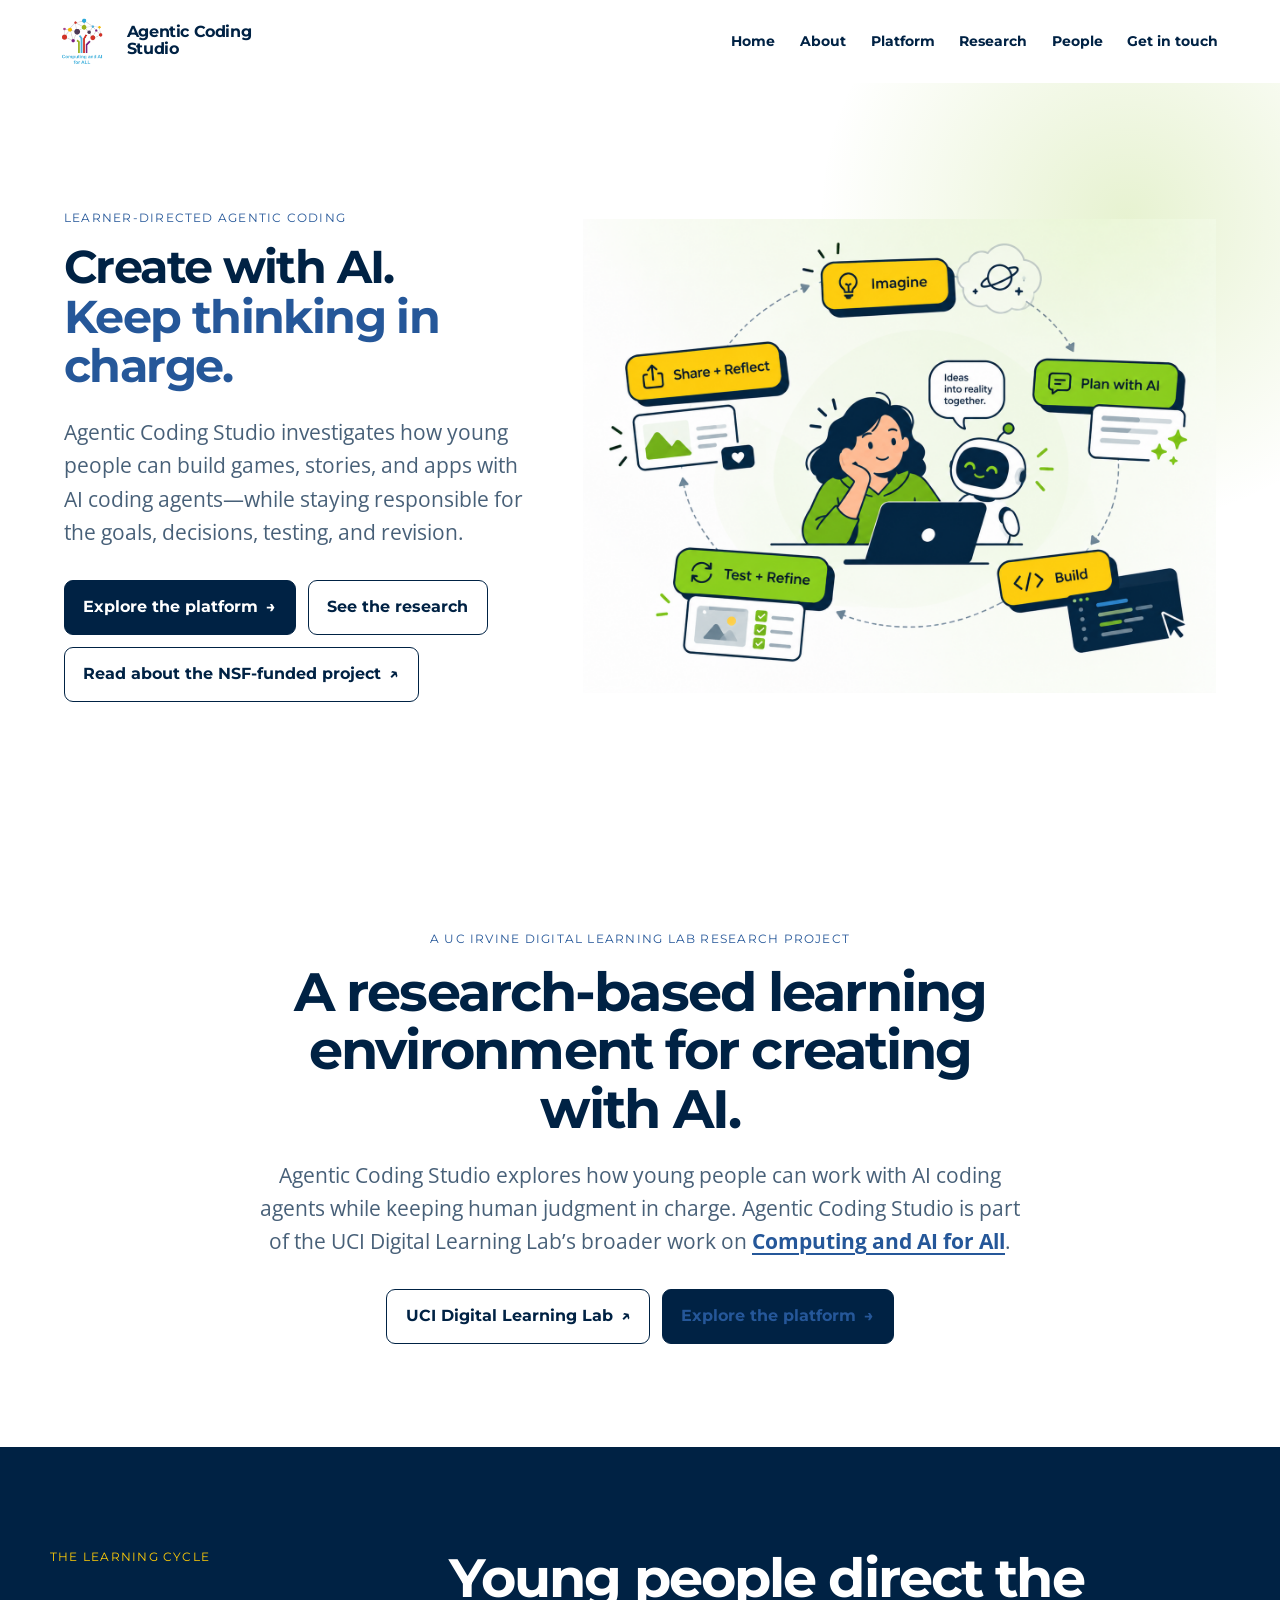
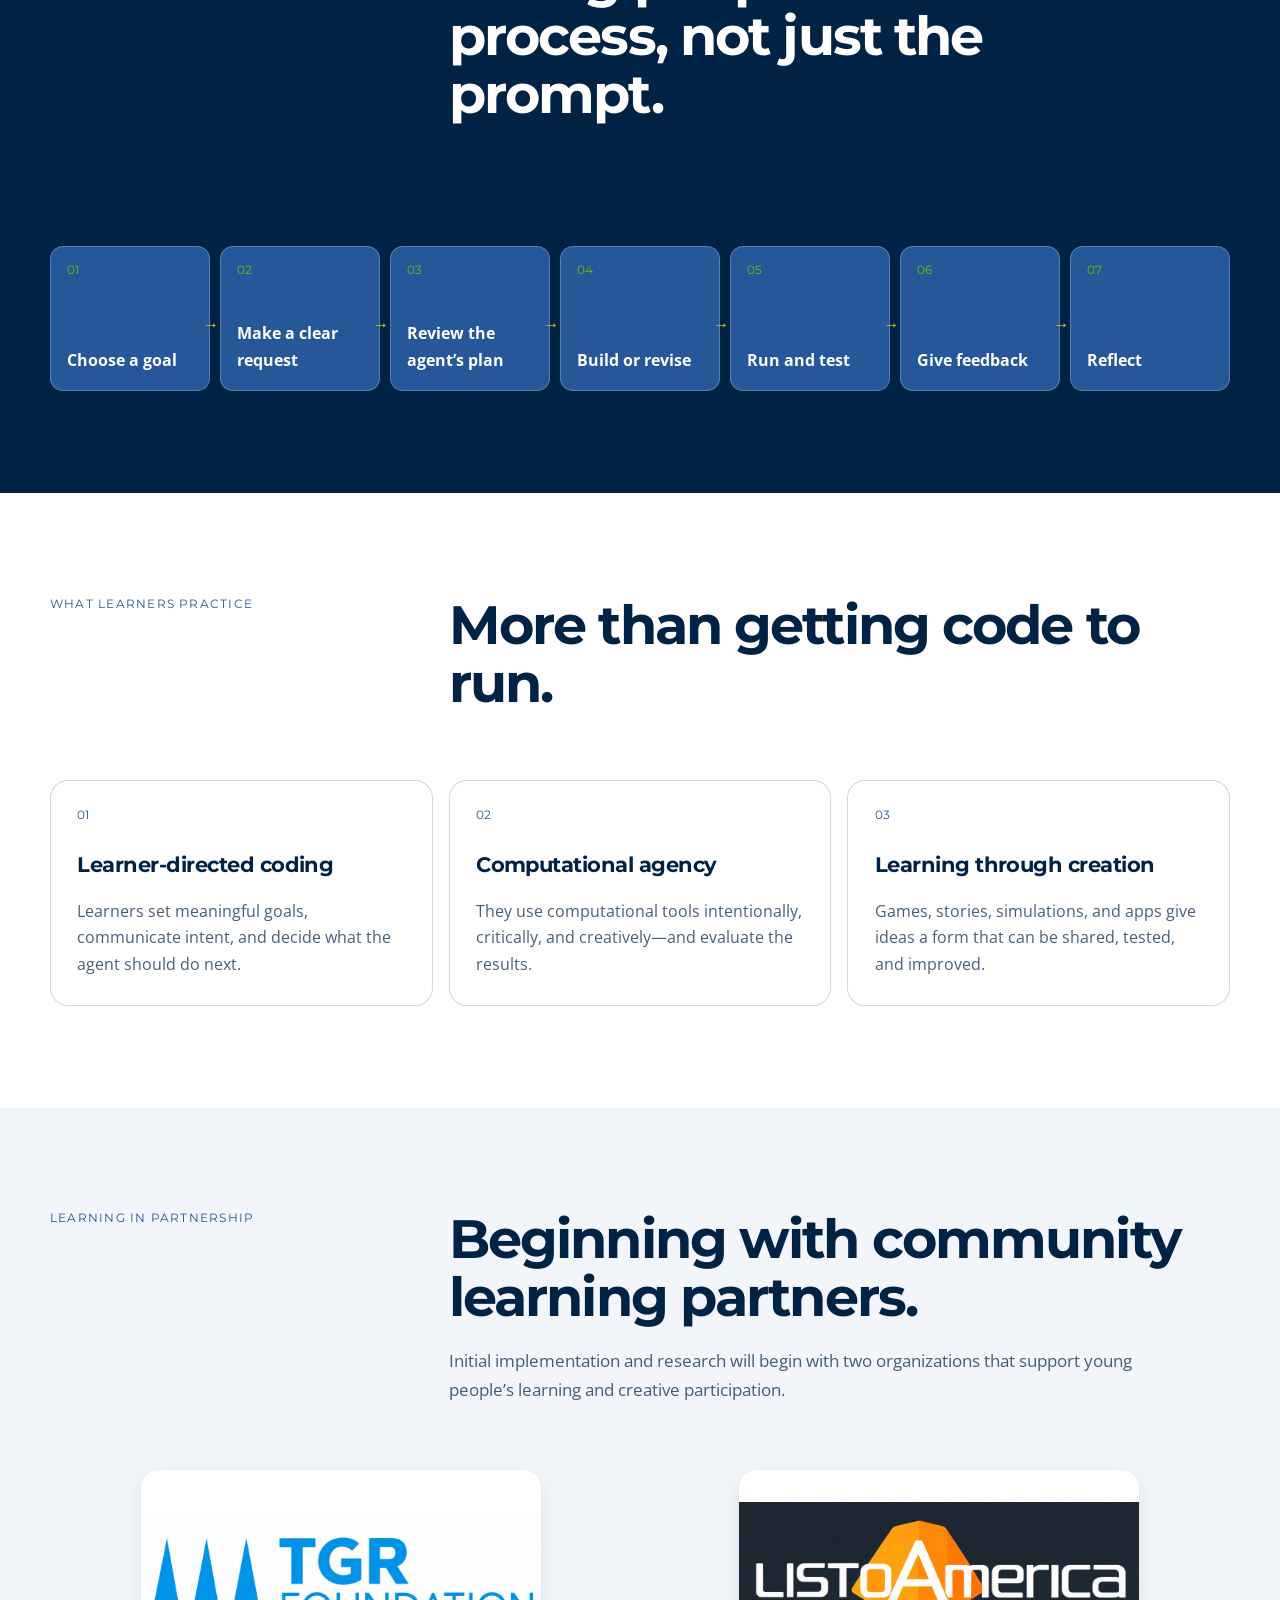
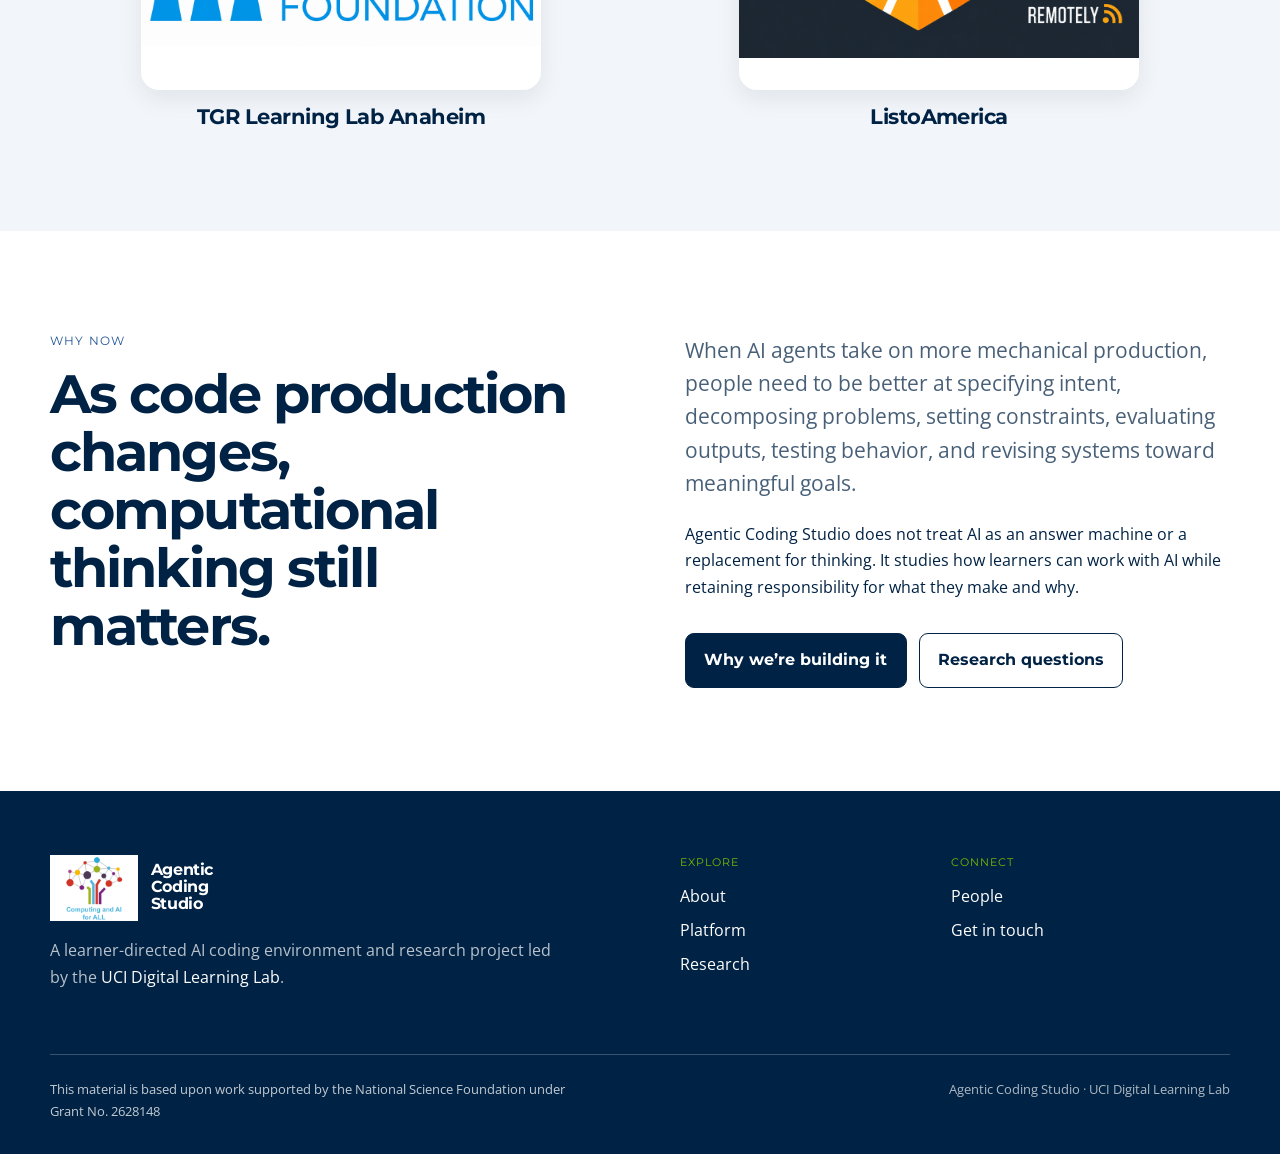
<file: index.html>
<!doctype html><html lang="en"><head><meta charset="utf-8"><meta name="viewport" content="width=device-width,initial-scale=1"><meta name="description" content="Young people create with AI while directing, testing, and revising the computational process."><title>Home | Agentic Coding Studio</title><link rel="stylesheet" href="assets/styles.css"></head><body><a class="skip-link" href="#main">Skip to main content</a>
<header class="site-header"><div class="container nav-wrap">
<a class="brand" href="index.html" aria-current="page" aria-label="Agentic Coding Studio home"><img class="brand-logo" src="assets/Computing%20and%20AI%20for%20ALL.jpg" alt="Computing and AI for ALL" width="960" height="720"><span>Agentic Coding<br>Studio</span></a>
<button class="menu-button" type="button" aria-expanded="false" aria-controls="site-nav">Menu</button>
<nav aria-label="Primary"><ul class="nav-list" id="site-nav">
<li><a href="index.html">Home</a></li><li><a href="about.html">About</a></li><li><a href="platform.html">Platform</a></li><li><a href="research.html">Research</a></li><li><a href="people.html">People</a></li><li><a href="contact.html">Get in touch</a></li>
</ul></nav></div></header>
<main id="main">
<section class="hero hero-home"><div class="container hero-grid"><div><p class="eyebrow">Learner-directed agentic coding</p><h1>Create with AI.<br><span>Keep thinking in charge.</span></h1><p class="lede">Agentic Coding Studio investigates how young people can build games, stories, and apps with AI coding agents—while staying responsible for the goals, decisions, testing, and revision.</p><div class="actions"><a class="button" href="platform.html">Explore the platform <span aria-hidden="true">→</span></a><a class="button secondary" href="research.html">See the research</a><a class="button secondary" href="https://drive.google.com/file/d/1i6zkVuX5a1_tt1JKTI5XqCLp001dNQ0z/view" target="_blank" rel="noopener">Read about the NSF-funded project <span aria-hidden="true">↗</span></a></div></div><div class="hero-home-image"><img src="assets/Homepage-pic1.png" alt="Young learners creating with AI"></div></div></section>
<section class="project-overview"><div class="container"><div class="project-overview-content"><p class="eyebrow">A UC Irvine Digital Learning Lab research project</p><h2>A research-based learning environment for creating with AI.</h2><p class="lede">Agentic Coding Studio explores how young people can work with AI coding agents while keeping human judgment in charge. Agentic Coding Studio is part of the UCI Digital Learning Lab’s broader work on <a href="https://www.computingandaiforall.org/">Computing and AI for All</a>.</p><div class="actions"><a class="button secondary" href="https://www.digitallearninglab.org/">UCI Digital Learning Lab <span aria-hidden="true">↗</span></a><a class="button" href="platform.html">Explore the platform <span aria-hidden="true">→</span></a></div></div></div></section>
<section class="cycle-section"><div class="container"><div class="section-head"><div><p class="eyebrow">The learning cycle</p></div><div><h2>Young people direct the process, not just the prompt.</h2><p class="lede">Creation becomes a cycle of intention, review, evidence, and revision.</p></div></div><ol class="cycle"><li>Choose a goal</li><li>Make a clear request</li><li>Review the agent’s plan</li><li>Build or revise</li><li>Run and test</li><li>Give feedback</li><li>Reflect</li></ol></div></section>
<section><div class="container"><div class="section-head"><p class="eyebrow">What learners practice</p><h2>More than getting code to run.</h2></div><div class="cards"><article class="card"><span class="number">01</span><h3>Learner-directed coding</h3><p>Learners set meaningful goals, communicate intent, and decide what the agent should do next.</p></article><article class="card"><span class="number">02</span><h3>Computational agency</h3><p>They use computational tools intentionally, critically, and creatively—and evaluate the results.</p></article><article class="card"><span class="number">03</span><h3>Learning through creation</h3><p>Games, stories, simulations, and apps give ideas a form that can be shared, tested, and improved.</p></article></div></div></section>
<section class="section-tint"><div class="container"><div class="section-head"><p class="eyebrow">Learning in partnership</p><div><h2>Beginning with community learning partners.</h2><p class="section-intro">Initial implementation and research will begin with two organizations that support young people’s learning and creative participation.</p></div></div><div class="partner-grid partner-grid-two"><a class="partner-logo-link" href="https://anaheim.tgrlearninglab.org/"><span class="partner-logo-frame"><img src="assets/TGR%20logo.png" alt="TGR Learning Lab Anaheim logo"></span><h3>TGR Learning Lab Anaheim</h3></a><a class="partner-logo-link" href="https://www.listoamerica.org/"><span class="partner-logo-frame"><img src="assets/ListoA%20logo.png" alt="ListoAmerica logo"></span><h3>ListoAmerica</h3></a></div></div></section>
<section><div class="container split"><div><p class="eyebrow">Why now</p><h2>As code production changes, computational thinking still matters.</h2></div><div><p class="lede">When AI agents take on more mechanical production, people need to be better at specifying intent, decomposing problems, setting constraints, evaluating outputs, testing behavior, and revising systems toward meaningful goals.</p><p>Agentic Coding Studio does not treat AI as an answer machine or a replacement for thinking. It studies how learners can work with AI while retaining responsibility for what they make and why.</p><div class="actions"><a class="button" href="about.html">Why we’re building it</a><a class="button secondary" href="research.html">Research questions</a></div></div></div></section></main><footer class="site-footer"><div class="container"><div class="footer-grid"><div><a class="brand" href="index.html"><img class="brand-logo" src="assets/Computing%20and%20AI%20for%20ALL.jpg" alt="Computing and AI for ALL" width="960" height="720"><span>Agentic Coding<br>Studio</span></a><p>A learner-directed AI coding environment and research project led by the <a href="https://www.digitallearninglab.org/">UCI Digital Learning Lab</a>.</p></div><div><div class="footer-label">Explore</div><ul><li><a href="about.html">About</a></li><li><a href="platform.html">Platform</a></li><li><a href="research.html">Research</a></li></ul></div><div><div class="footer-label">Connect</div><ul><li><a href="people.html">People</a></li><li><a href="contact.html">Get in touch</a></li></ul></div></div><div class="footer-bottom"><p class="nsf">This material is based upon work supported by the National Science Foundation under Grant No. 2628148</p><span>Agentic Coding Studio · UCI Digital Learning Lab</span></div></div></footer>
<script src="assets/site.js"></script>
</body></html>
</file>
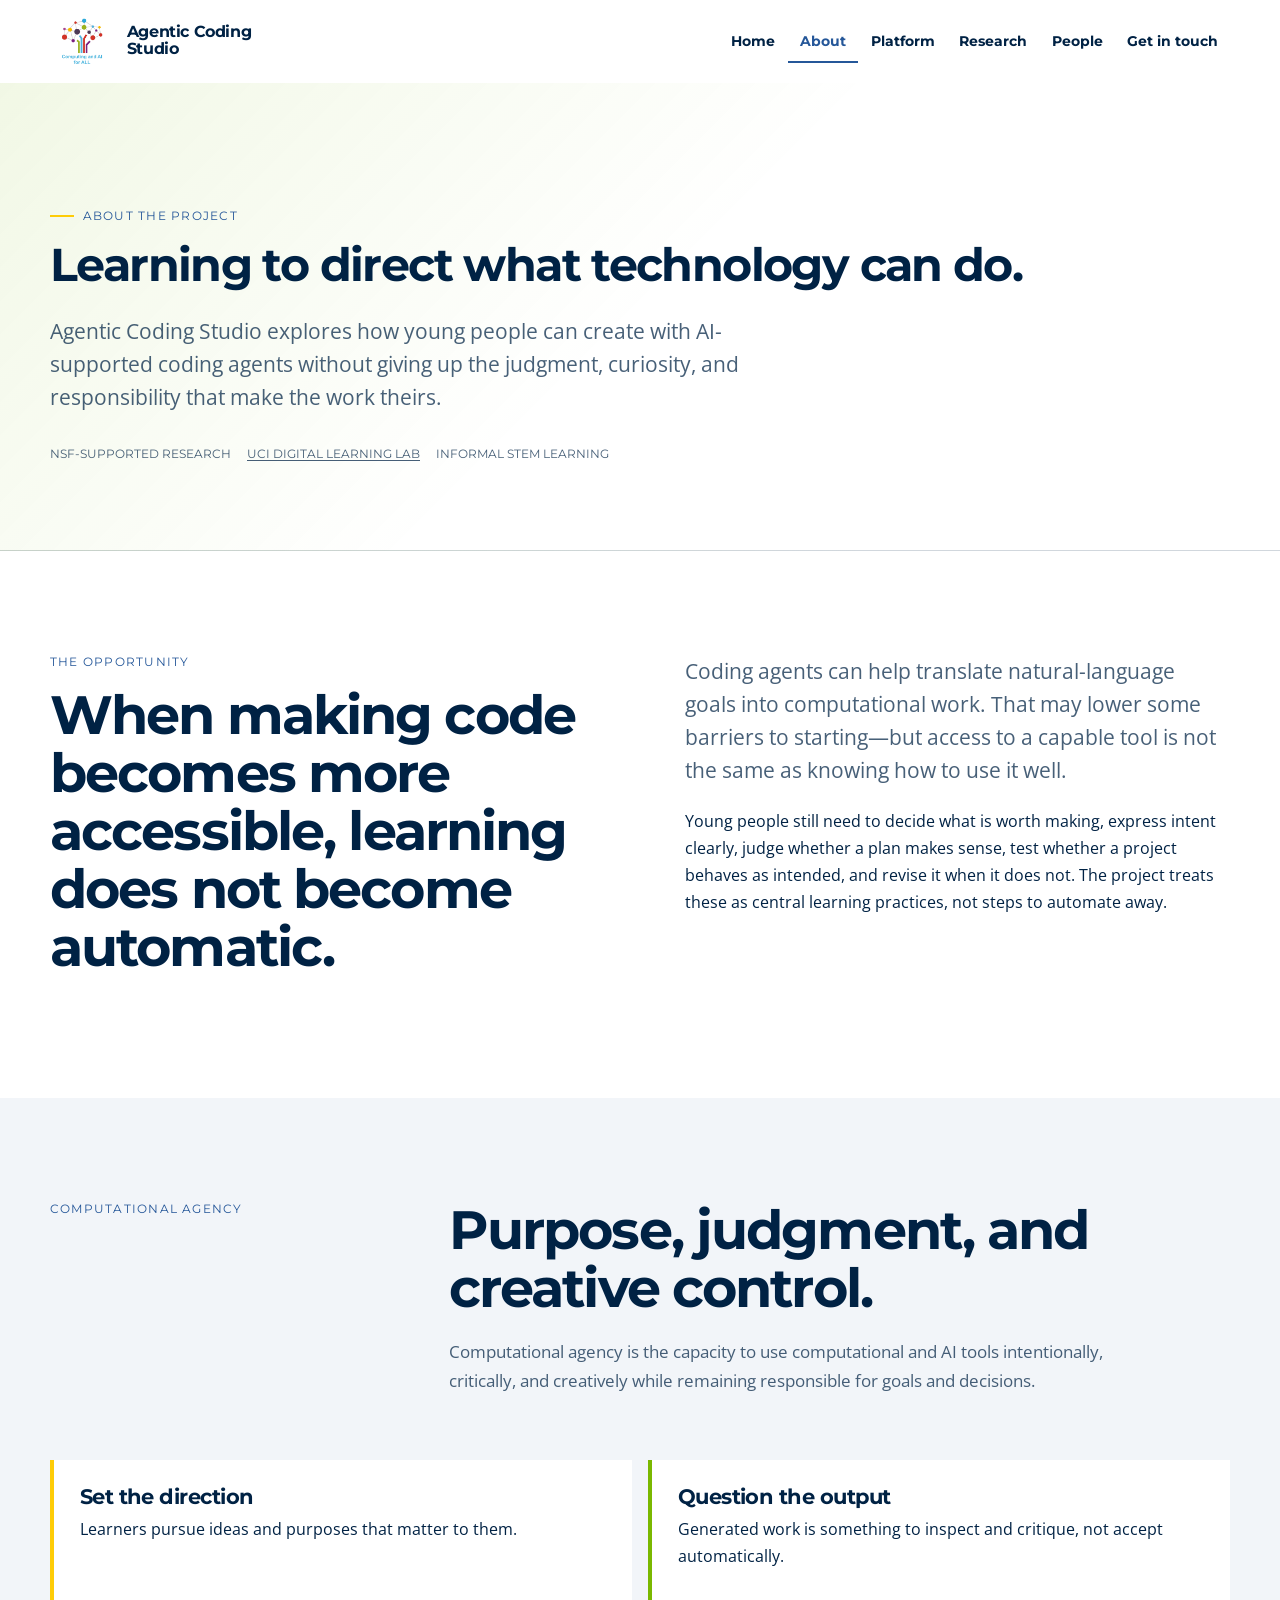
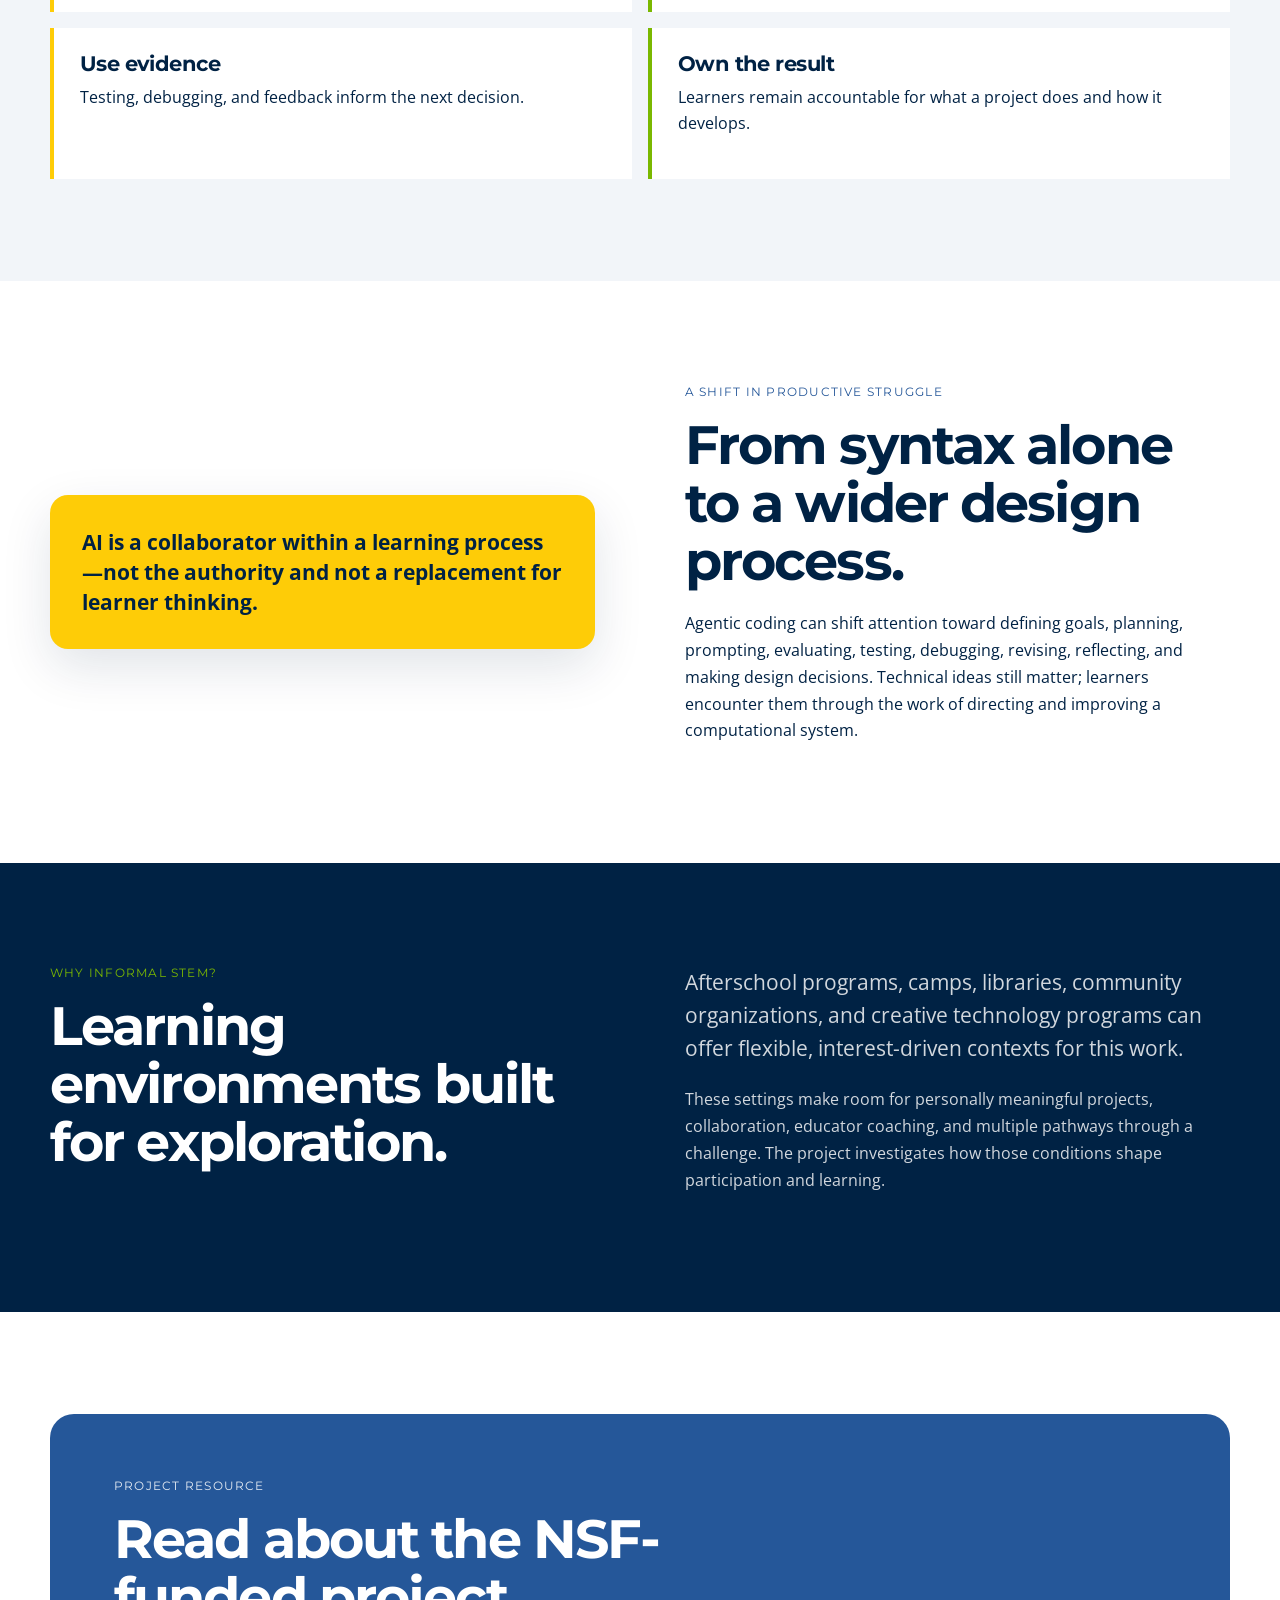
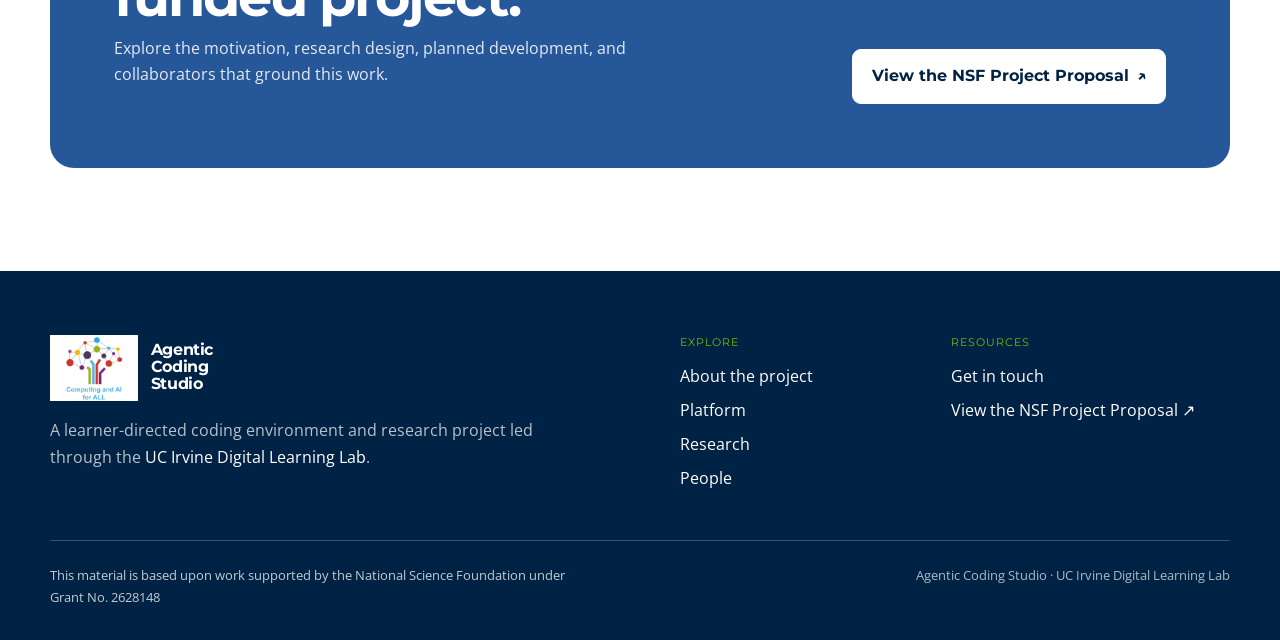
<file: about.html>
<!doctype html><html lang="en"><head><meta charset="utf-8"><meta name="viewport" content="width=device-width,initial-scale=1"><meta name="description" content="Why agentic coding education matters and how the project centers learner judgment, creativity, and responsibility."><title>About | Agentic Coding Studio</title><link rel="stylesheet" href="assets/styles.css"></head><body><a class="skip-link" href="#main">Skip to main content</a>
<header class="site-header"><div class="container nav-wrap"><a class="brand" href="index.html" aria-label="Agentic Coding Studio home"><img class="brand-logo" src="assets/Computing%20and%20AI%20for%20ALL.jpg" alt="Computing and AI for ALL" width="960" height="720"><span>Agentic Coding<br>Studio</span></a><button class="menu-button" type="button" aria-expanded="false" aria-controls="site-nav">Menu</button><nav aria-label="Primary"><ul class="nav-list" id="site-nav"><li><a href="index.html">Home</a></li><li><a href="about.html" aria-current="page">About</a></li><li><a href="platform.html">Platform</a></li><li><a href="research.html">Research</a></li><li><a href="people.html">People</a></li><li><a href="contact.html">Get in touch</a></li></ul></nav></div></header><main id="main">
<section class="hero page-hero"><div class="container"><p class="kicker">About the project</p><h1>Learning to direct what technology can do.</h1><p class="lede">Agentic Coding Studio explores how young people can create with AI-supported coding agents without giving up the judgment, curiosity, and responsibility that make the work theirs.</p><div class="page-meta"><span>NSF-supported research</span><a href="https://www.digitallearninglab.org/">UCI Digital Learning Lab</a><span>Informal STEM learning</span></div></div></section>
<section><div class="container split"><div><p class="eyebrow">The opportunity</p><h2>When making code becomes more accessible, learning does not become automatic.</h2></div><div><p class="lede">Coding agents can help translate natural-language goals into computational work. That may lower some barriers to starting—but access to a capable tool is not the same as knowing how to use it well.</p><p>Young people still need to decide what is worth making, express intent clearly, judge whether a plan makes sense, test whether a project behaves as intended, and revise it when it does not. The project treats these as central learning practices, not steps to automate away.</p></div></div></section>
<section class="section-tint"><div class="container"><div class="section-head"><p class="eyebrow">Computational agency</p><div><h2>Purpose, judgment, and creative control.</h2><p class="section-intro">Computational agency is the capacity to use computational and AI tools intentionally, critically, and creatively while remaining responsible for goals and decisions.</p></div></div><div class="principles"><article class="principle"><h3>Set the direction</h3><p>Learners pursue ideas and purposes that matter to them.</p></article><article class="principle"><h3>Question the output</h3><p>Generated work is something to inspect and critique, not accept automatically.</p></article><article class="principle"><h3>Use evidence</h3><p>Testing, debugging, and feedback inform the next decision.</p></article><article class="principle"><h3>Own the result</h3><p>Learners remain accountable for what a project does and how it develops.</p></article></div></div></section>
<section><div class="container split center"><div class="quote-panel">AI is a collaborator within a learning process—not the authority and not a replacement for learner thinking.</div><div><p class="eyebrow">A shift in productive struggle</p><h2>From syntax alone to a wider design process.</h2><p>Agentic coding can shift attention toward defining goals, planning, prompting, evaluating, testing, debugging, revising, reflecting, and making design decisions. Technical ideas still matter; learners encounter them through the work of directing and improving a computational system.</p></div></div></section>
<section class="section-dark"><div class="container split"><div><p class="eyebrow">Why informal STEM?</p><h2>Learning environments built for exploration.</h2></div><div><p class="lede">Afterschool programs, camps, libraries, community organizations, and creative technology programs can offer flexible, interest-driven contexts for this work.</p><p>These settings make room for personally meaningful projects, collaboration, educator coaching, and multiple pathways through a challenge. The project investigates how those conditions shape participation and learning.</p></div></div></section>
<section><div class="container"><div class="cta-panel"><div><p class="eyebrow">Project resource</p><h2>Read about the NSF-funded project.</h2><p>Explore the motivation, research design, planned development, and collaborators that ground this work.</p></div><div class="actions"><a class="button light" href="https://drive.google.com/file/d/1i6zkVuX5a1_tt1JKTI5XqCLp001dNQ0z/view" target="_blank" rel="noopener">View the NSF Project Proposal <span aria-hidden="true">↗</span></a></div></div></div></section></main><footer class="site-footer"><div class="container"><div class="footer-grid"><div><a class="brand" href="index.html"><img class="brand-logo" src="assets/Computing%20and%20AI%20for%20ALL.jpg" alt="Computing and AI for ALL" width="960" height="720"><span>Agentic Coding<br>Studio</span></a><p>A learner-directed coding environment and research project led through the <a href="https://www.digitallearninglab.org/">UC Irvine Digital Learning Lab</a>.</p></div><div><div class="footer-label">Explore</div><ul><li><a href="about.html">About the project</a></li><li><a href="platform.html">Platform</a></li><li><a href="research.html">Research</a></li><li><a href="people.html">People</a></li></ul></div><div><div class="footer-label">Resources</div><ul><li><a href="contact.html">Get in touch</a></li><li><a href="https://drive.google.com/file/d/1i6zkVuX5a1_tt1JKTI5XqCLp001dNQ0z/view" target="_blank" rel="noopener">View the NSF Project Proposal <span aria-hidden="true">↗</span></a></li></ul></div></div><div class="footer-bottom"><p class="nsf">This material is based upon work supported by the National Science Foundation under Grant No. 2628148</p><span>Agentic Coding Studio · UC Irvine Digital Learning Lab</span></div></div></footer><script src="assets/site.js"></script></body></html>
</file>
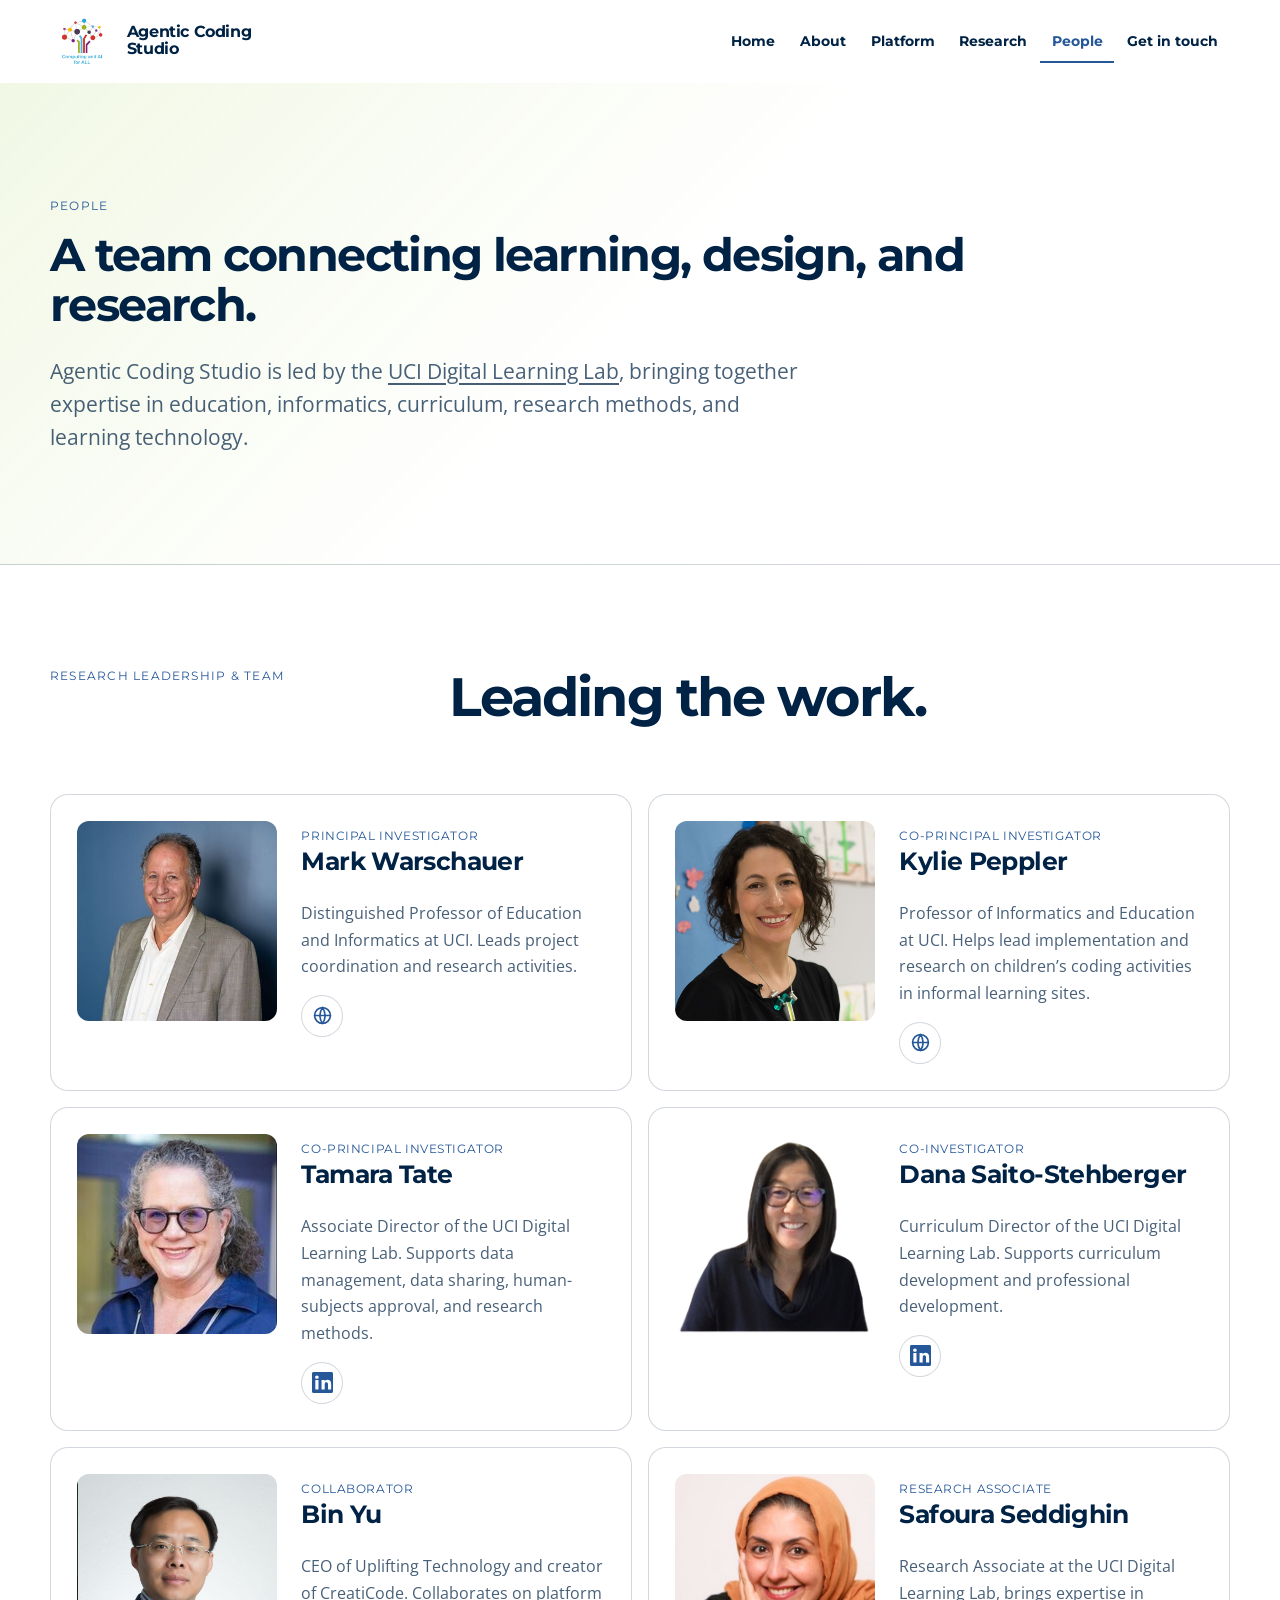
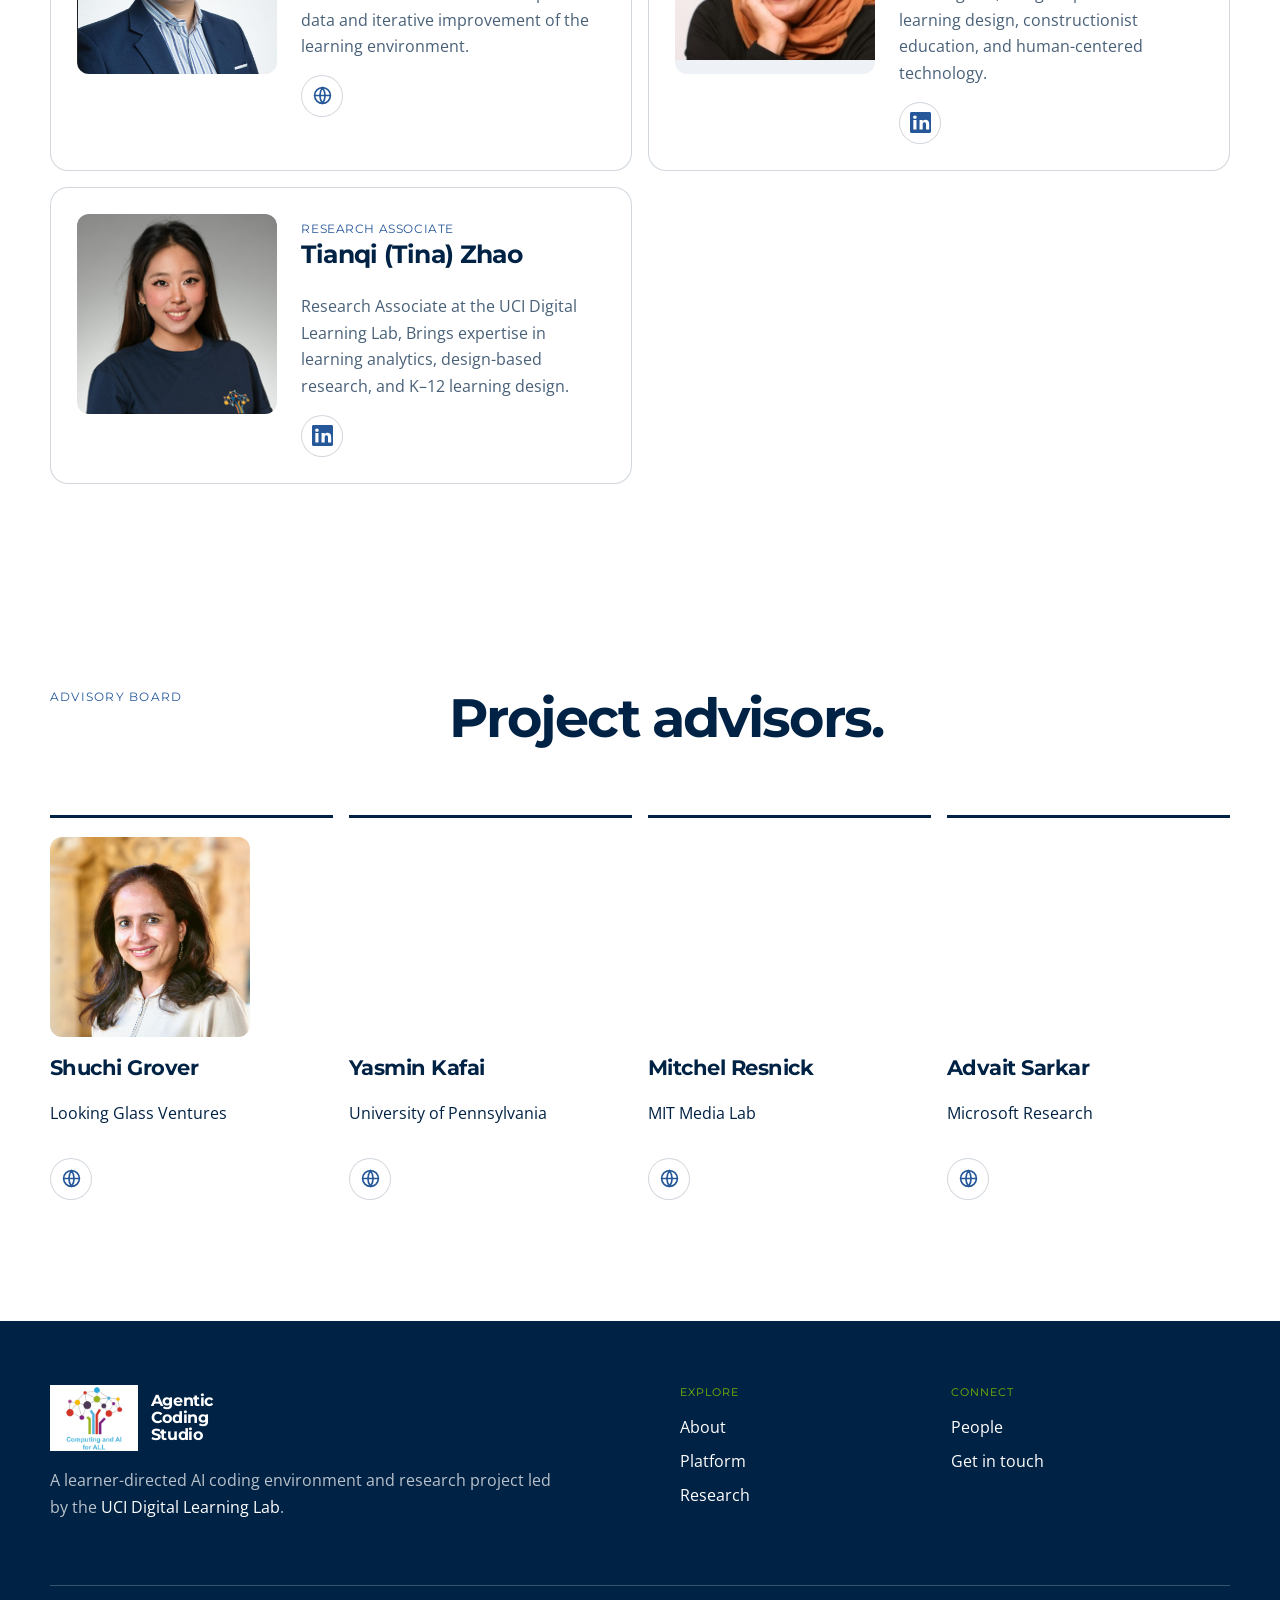
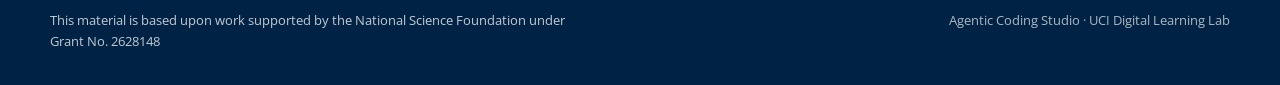
<file: people.html>
<!doctype html><html lang="en"><head><meta charset="utf-8"><meta name="viewport" content="width=device-width,initial-scale=1"><meta name="description" content="Project leadership and advisory board for Agentic Coding Studio."><title>People | Agentic Coding Studio</title><link rel="stylesheet" href="assets/styles.css"></head><body><a class="skip-link" href="#main">Skip to main content</a>
<header class="site-header"><div class="container nav-wrap">
<a class="brand" href="index.html" aria-label="Agentic Coding Studio home"><img class="brand-logo" src="assets/Computing%20and%20AI%20for%20ALL.jpg" alt="Computing and AI for ALL" width="960" height="720"><span>Agentic Coding<br>Studio</span></a>
<button class="menu-button" type="button" aria-expanded="false" aria-controls="site-nav">Menu</button>
<nav aria-label="Primary"><ul class="nav-list" id="site-nav">
<li><a href="index.html">Home</a></li><li><a href="about.html">About</a></li><li><a href="platform.html">Platform</a></li><li><a href="research.html">Research</a></li><li><a href="people.html" aria-current="page">People</a></li><li><a href="contact.html">Get in touch</a></li>
</ul></nav></div></header>
<main id="main">
<section class="hero page-hero"><div class="container"><p class="eyebrow">People</p><h1>A team connecting learning, design, and research.</h1><p class="lede">Agentic Coding Studio is led by the <a href="https://www.digitallearninglab.org/">UCI Digital Learning Lab</a>, bringing together expertise in education, informatics, curriculum, research methods, and learning technology.</p></div></section>
<section><div class="container"><div class="section-head"><p class="eyebrow">Research leadership &amp; team</p><h2>Leading the work.</h2></div><div class="people-grid">
<article class="card person"><div class="advisor-photo-frame"><img class="advisor-photo" src="assets/People/Mark.jpg" alt="Mark Warschauer" width="326" height="326" loading="lazy" decoding="async"></div><div><span class="role">Principal Investigator</span><h3>Mark Warschauer</h3><p>Distinguished Professor of Education and Informatics at UCI. Leads project coordination and research activities.</p><a class="person-link person-link-website" href="https://markwarschauer.com/" aria-label="Mark Warschauer’s website" title="Mark Warschauer’s website"><svg viewBox="0 0 24 24" aria-hidden="true"><circle cx="12" cy="12" r="9"></circle><path d="M3 12h18M12 3a15 15 0 0 1 0 18M12 3a15 15 0 0 0 0 18"></path></svg></a></div></article>
<article class="card person"><div class="advisor-photo-frame"><img class="advisor-photo" src="assets/People/Kyle.jpg" alt="Kylie Peppler" width="1520" height="1520" loading="lazy" decoding="async"></div><div><span class="role">Co-Principal Investigator</span><h3>Kylie Peppler</h3><p>Professor of Informatics and Education at UCI. Helps lead implementation and research on children’s coding activities in informal learning sites.</p><a class="person-link person-link-website" href="https://www.kyliepeppler.com/" aria-label="Kylie Peppler’s website" title="Kylie Peppler’s website"><svg viewBox="0 0 24 24" aria-hidden="true"><circle cx="12" cy="12" r="9"></circle><path d="M3 12h18M12 3a15 15 0 0 1 0 18M12 3a15 15 0 0 0 0 18"></path></svg></a></div></article>
<article class="card person"><div class="advisor-photo-frame"><img class="advisor-photo" src="assets/People/Tamara.jpeg" alt="Tamara Tate" width="326" height="326" loading="lazy" decoding="async"></div><div><span class="role">Co-Principal Investigator</span><h3>Tamara Tate</h3><p>Associate Director of the UCI Digital Learning Lab. Supports data management, data sharing, human-subjects approval, and research methods.</p><a class="person-link person-link-linkedin" href="https://www.linkedin.com/in/tptate/" aria-label="Tamara Tate on LinkedIn" title="Tamara Tate on LinkedIn"><svg viewBox="0 0 16 16" aria-hidden="true"><path d="M0 1.146C0 .513.526 0 1.175 0h13.65C15.474 0 16 .513 16 1.146v13.708C16 15.487 15.474 16 14.825 16H1.175C.526 16 0 15.487 0 14.854V1.146zm4.943 12.248V6.169H2.542v7.225h2.401zm-1.2-8.212c.837 0 1.358-.554 1.358-1.248-.015-.709-.521-1.248-1.342-1.248-.822 0-1.358.54-1.358 1.248 0 .694.52 1.248 1.327 1.248h.015zm3.533 8.212h2.4V9.359c0-.216.016-.432.08-.586.173-.431.568-.878 1.232-.878.869 0 1.216.662 1.216 1.634v3.865h2.401V9.251c0-2.22-1.184-3.252-2.764-3.252-1.274 0-1.845.7-2.165 1.193v.025h-.016l.016-.025V6.169h-2.4c.03.678 0 7.225 0 7.225z"></path></svg></a></div></article>
<article class="card person"><div class="advisor-photo-frame"><img class="advisor-photo" src="assets/People/Dana.png" alt="Dana Saito-Stehberger" width="213" height="217" loading="lazy" decoding="async"></div><div><span class="role">Co-Investigator</span><h3>Dana Saito-Stehberger</h3><p>Curriculum Director of the UCI Digital Learning Lab. Supports curriculum development and professional development.</p><a class="person-link person-link-linkedin" href="https://www.linkedin.com/in/danasaito/" aria-label="Dana Saito-Stehberger on LinkedIn" title="Dana Saito-Stehberger on LinkedIn"><svg viewBox="0 0 16 16" aria-hidden="true"><path d="M0 1.146C0 .513.526 0 1.175 0h13.65C15.474 0 16 .513 16 1.146v13.708C16 15.487 15.474 16 14.825 16H1.175C.526 16 0 15.487 0 14.854V1.146zm4.943 12.248V6.169H2.542v7.225h2.401zm-1.2-8.212c.837 0 1.358-.554 1.358-1.248-.015-.709-.521-1.248-1.342-1.248-.822 0-1.358.54-1.358 1.248 0 .694.52 1.248 1.327 1.248h.015zm3.533 8.212h2.4V9.359c0-.216.016-.432.08-.586.173-.431.568-.878 1.232-.878.869 0 1.216.662 1.216 1.634v3.865h2.401V9.251c0-2.22-1.184-3.252-2.764-3.252-1.274 0-1.845.7-2.165 1.193v.025h-.016l.016-.025V6.169h-2.4c.03.678 0 7.225 0 7.225z"></path></svg></a></div></article>
<article class="card person"><div class="advisor-photo-frame"><img class="advisor-photo" src="assets/People/Bin.png" alt="Bin Yu" loading="lazy" decoding="async"></div><div><span class="role">Collaborator</span><h3>Bin Yu</h3><p>CEO of Uplifting Technology and creator of CreatiCode. Collaborates on platform data and iterative improvement of the learning environment.</p><a class="person-link person-link-website" href="https://creaticode.com/" aria-label="Bin Yu’s CreatiCode website" title="Bin Yu’s CreatiCode website"><svg viewBox="0 0 24 24" aria-hidden="true"><circle cx="12" cy="12" r="9"></circle><path d="M3 12h18M12 3a15 15 0 0 1 0 18M12 3a15 15 0 0 0 0 18"></path></svg></a></div></article>
<article class="card person"><div class="advisor-photo-frame"><img class="advisor-photo person-photo-safoura" src="assets/People/SafouraSed.png" alt="Safoura Seddighin" loading="lazy" decoding="async"></div><div><span class="role">Research Associate</span><h3>Safoura Seddighin</h3><p>Research Associate at the UCI Digital Learning Lab, brings expertise in learning design, constructionist education, and human-centered technology.</p><a class="person-link person-link-linkedin" href="https://www.linkedin.com/in/safoura-seddighin-033aa529/" aria-label="Safoura Seddighin on LinkedIn" title="Safoura Seddighin on LinkedIn"><svg viewBox="0 0 16 16" aria-hidden="true"><path d="M0 1.146C0 .513.526 0 1.175 0h13.65C15.474 0 16 .513 16 1.146v13.708C16 15.487 15.474 16 14.825 16H1.175C.526 16 0 15.487 0 14.854V1.146zm4.943 12.248V6.169H2.542v7.225h2.401zm-1.2-8.212c.837 0 1.358-.554 1.358-1.248-.015-.709-.521-1.248-1.342-1.248-.822 0-1.358.54-1.358 1.248 0 .694.52 1.248 1.327 1.248h.015zm3.533 8.212h2.4V9.359c0-.216.016-.432.08-.586.173-.431.568-.878 1.232-.878.869 0 1.216.662 1.216 1.634v3.865h2.401V9.251c0-2.22-1.184-3.252-2.764-3.252-1.274 0-1.845.7-2.165 1.193v.025h-.016l.016-.025V6.169h-2.4c.03.678 0 7.225 0 7.225z"></path></svg></a></div></article>
<article class="card person"><div class="advisor-photo-frame"><img class="advisor-photo" src="assets/People/Tina.png" alt="Tianqi (Tina) Zhao" width="209" height="209" loading="lazy" decoding="async"></div><div><span class="role">Research Associate</span><h3>Tianqi (Tina) Zhao</h3><p>Research Associate at the UCI Digital Learning Lab, Brings expertise in learning analytics, design-based research, and K–12 learning design.</p><a class="person-link person-link-linkedin" href="https://www.linkedin.com/in/tina-zhao-0961a125a/" aria-label="Tianqi (Tina) Zhao on LinkedIn" title="Tianqi (Tina) Zhao on LinkedIn"><svg viewBox="0 0 16 16" aria-hidden="true"><path d="M0 1.146C0 .513.526 0 1.175 0h13.65C15.474 0 16 .513 16 1.146v13.708C16 15.487 15.474 16 14.825 16H1.175C.526 16 0 15.487 0 14.854V1.146zm4.943 12.248V6.169H2.542v7.225h2.401zm-1.2-8.212c.837 0 1.358-.554 1.358-1.248-.015-.709-.521-1.248-1.342-1.248-.822 0-1.358.54-1.358 1.248 0 .694.52 1.248 1.327 1.248h.015zm3.533 8.212h2.4V9.359c0-.216.016-.432.08-.586.173-.431.568-.878 1.232-.878.869 0 1.216.662 1.216 1.634v3.865h2.401V9.251c0-2.22-1.184-3.252-2.764-3.252-1.274 0-1.845.7-2.165 1.193v.025h-.016l.016-.025V6.169h-2.4c.03.678 0 7.225 0 7.225z"></path></svg></a></div></article>
</div></div></section>
<section><div class="container"><div class="section-head"><p class="eyebrow">Advisory Board</p><h2>Project advisors.</h2></div><div class="advisors">
<article class="advisor"><div class="advisor-photo-frame"><img class="advisor-photo" src="assets/People/Shuchi.jpg" alt="Shuchi Grover" width="2514" height="2400" loading="lazy" decoding="async"></div><h3>Shuchi Grover</h3><p>Looking Glass Ventures</p><a class="person-link person-link-website" href="https://www.shuchigrover.com/" aria-label="Shuchi Grover’s website" title="Shuchi Grover’s website"><svg viewBox="0 0 24 24" aria-hidden="true"><circle cx="12" cy="12" r="9"></circle><path d="M3 12h18M12 3a15 15 0 0 1 0 18M12 3a15 15 0 0 0 0 18"></path></svg></a></article>
<article class="advisor"><div class="advisor-photo-frame"><img class="advisor-photo advisor-photo-yasmin" src="assets/People/Yasmin.jpg" alt="Yasmin Kafai" width="2048" height="1326" loading="lazy" decoding="async"></div><h3>Yasmin Kafai</h3><p>University of Pennsylvania</p><a class="person-link person-link-website" href="https://www.yasminkafai.com/" aria-label="Yasmin Kafai’s website" title="Yasmin Kafai’s website"><svg viewBox="0 0 24 24" aria-hidden="true"><circle cx="12" cy="12" r="9"></circle><path d="M3 12h18M12 3a15 15 0 0 1 0 18M12 3a15 15 0 0 0 0 18"></path></svg></a></article>
<article class="advisor"><div class="advisor-photo-frame"><img class="advisor-photo advisor-photo-mitchel" src="assets/People/Mitchel.jpg" alt="Mitchel Resnick" width="1785" height="1785" loading="lazy" decoding="async"></div><h3>Mitchel Resnick</h3><p>MIT Media Lab</p><a class="person-link person-link-website" href="https://www.media.mit.edu/people/mres/overview/" aria-label="Mitchel Resnick’s MIT Media Lab profile" title="Mitchel Resnick’s MIT Media Lab profile"><svg viewBox="0 0 24 24" aria-hidden="true"><circle cx="12" cy="12" r="9"></circle><path d="M3 12h18M12 3a15 15 0 0 1 0 18M12 3a15 15 0 0 0 0 18"></path></svg></a></article>
<article class="advisor"><div class="advisor-photo-frame"><img class="advisor-photo advisor-photo-advait" src="assets/People/Advait.jpg" alt="Advait Sarkar" width="1200" height="1000" loading="lazy" decoding="async"></div><h3>Advait Sarkar</h3><p>Microsoft Research</p><a class="person-link person-link-website" href="https://advait.org/" aria-label="Advait Sarkar’s website" title="Advait Sarkar’s website"><svg viewBox="0 0 24 24" aria-hidden="true"><circle cx="12" cy="12" r="9"></circle><path d="M3 12h18M12 3a15 15 0 0 1 0 18M12 3a15 15 0 0 0 0 18"></path></svg></a></article>
</div></div></section>
</main><footer class="site-footer"><div class="container"><div class="footer-grid"><div><a class="brand" href="index.html"><img class="brand-logo" src="assets/Computing%20and%20AI%20for%20ALL.jpg" alt="Computing and AI for ALL" width="960" height="720"><span>Agentic Coding<br>Studio</span></a><p>A learner-directed AI coding environment and research project led by the <a href="https://www.digitallearninglab.org/">UCI Digital Learning Lab</a>.</p></div><div><div class="footer-label">Explore</div><ul><li><a href="about.html">About</a></li><li><a href="platform.html">Platform</a></li><li><a href="research.html">Research</a></li></ul></div><div><div class="footer-label">Connect</div><ul><li><a href="people.html">People</a></li><li><a href="contact.html">Get in touch</a></li></ul></div></div><div class="footer-bottom"><p class="nsf">This material is based upon work supported by the National Science Foundation under Grant No. 2628148</p><span>Agentic Coding Studio · UCI Digital Learning Lab</span></div></div></footer>
<script src="assets/site.js"></script>
</body></html>
</file>
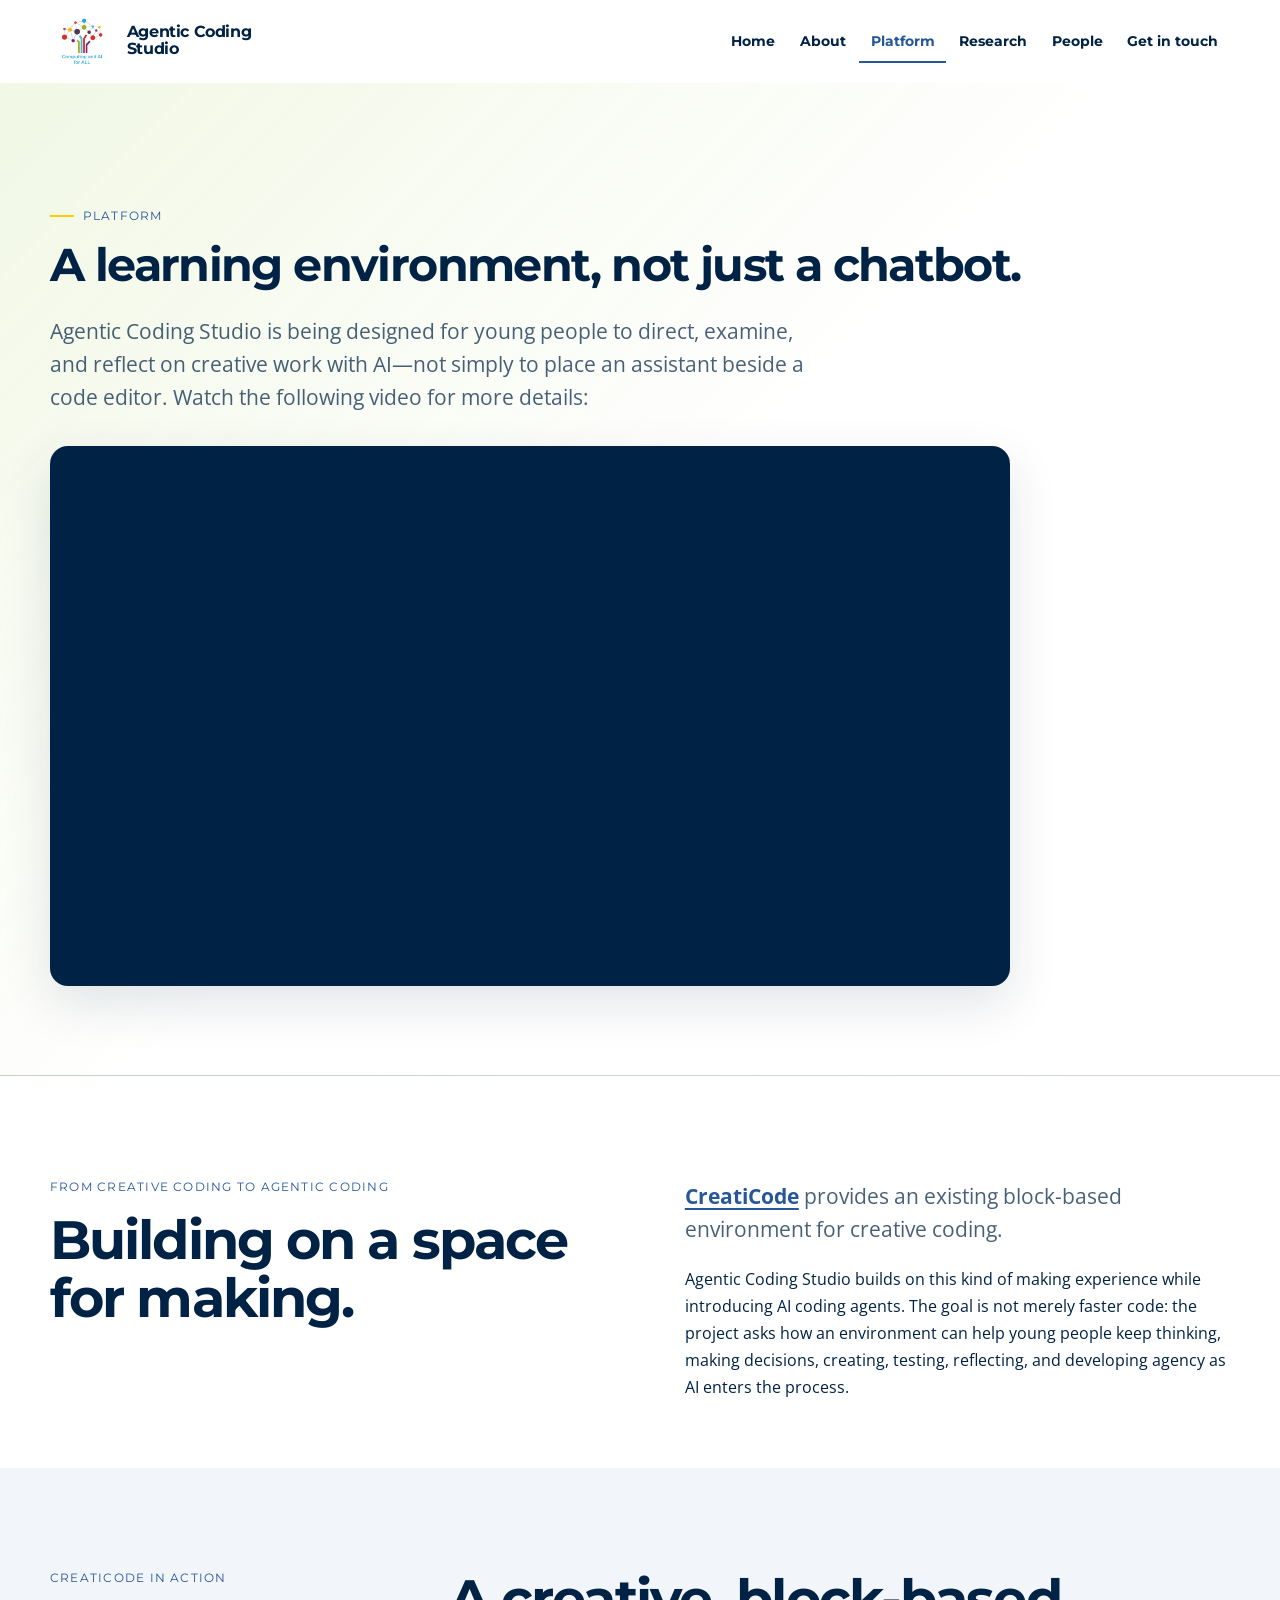
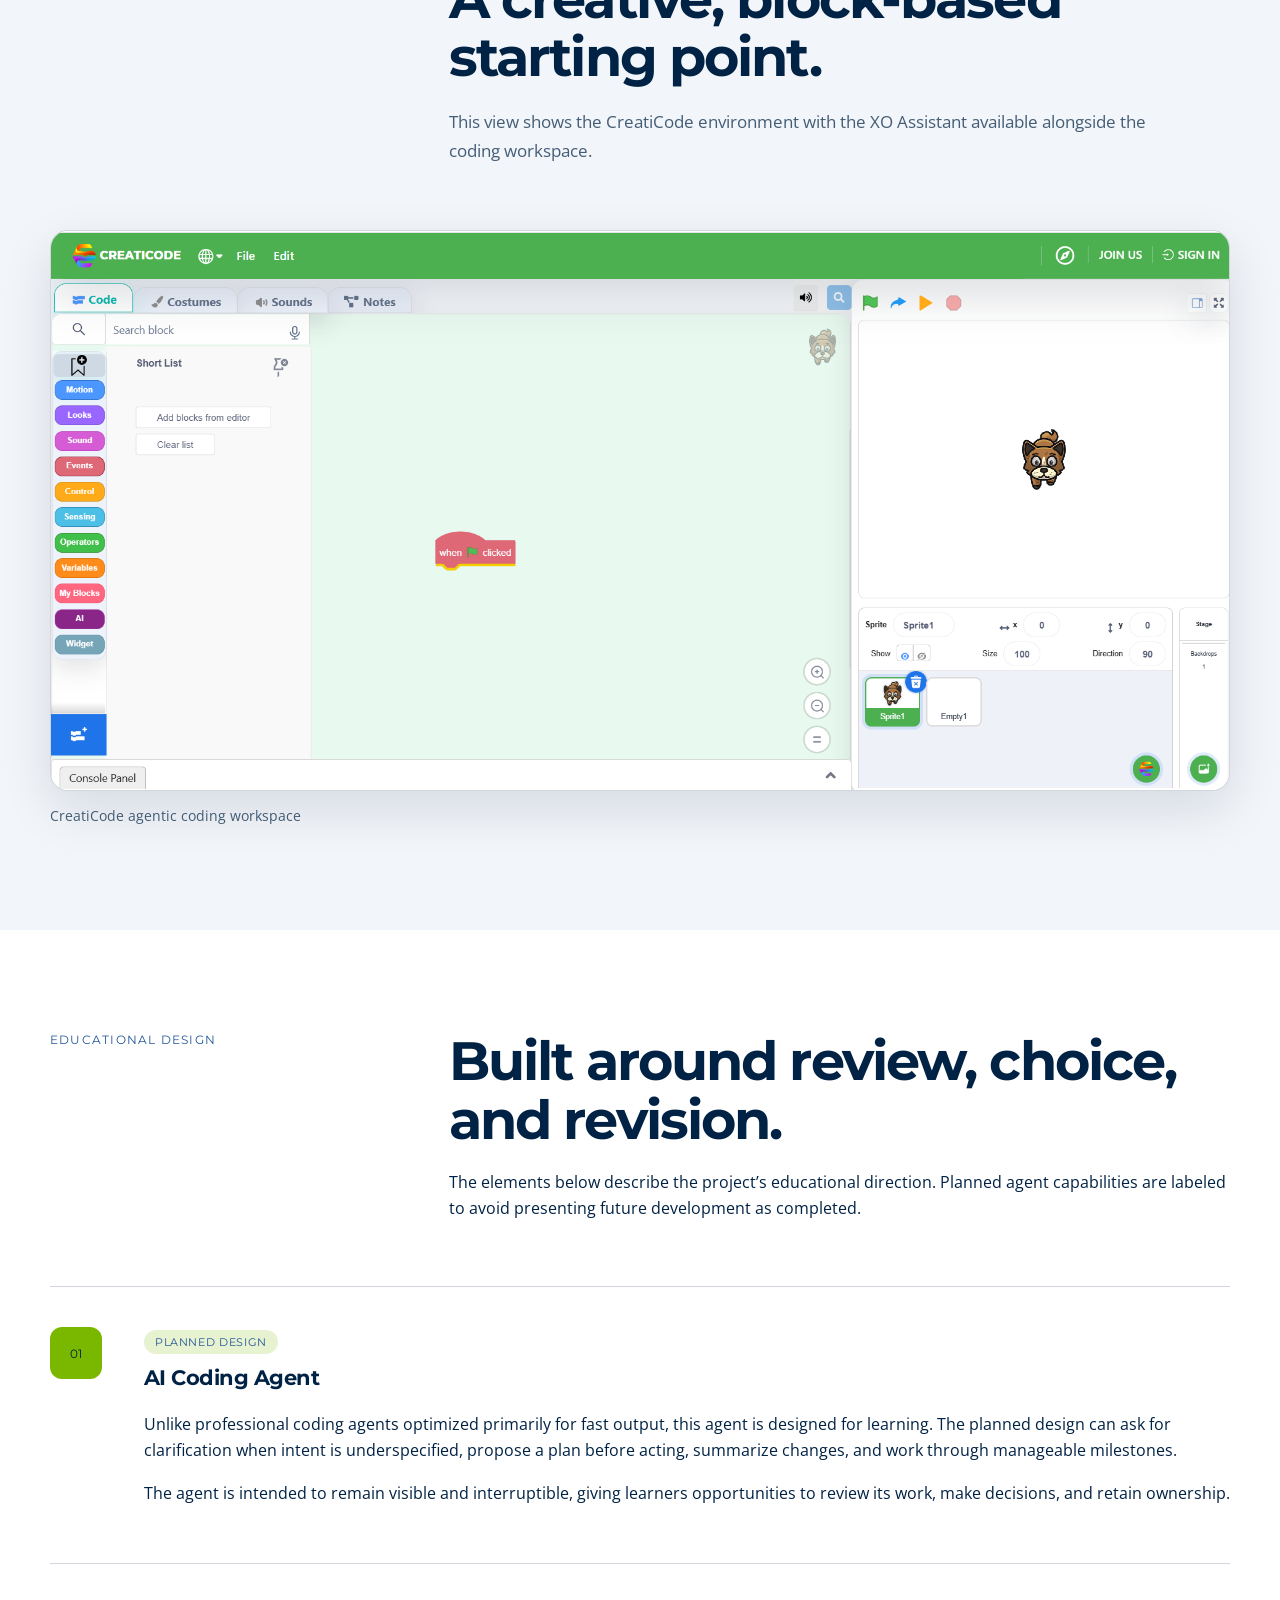
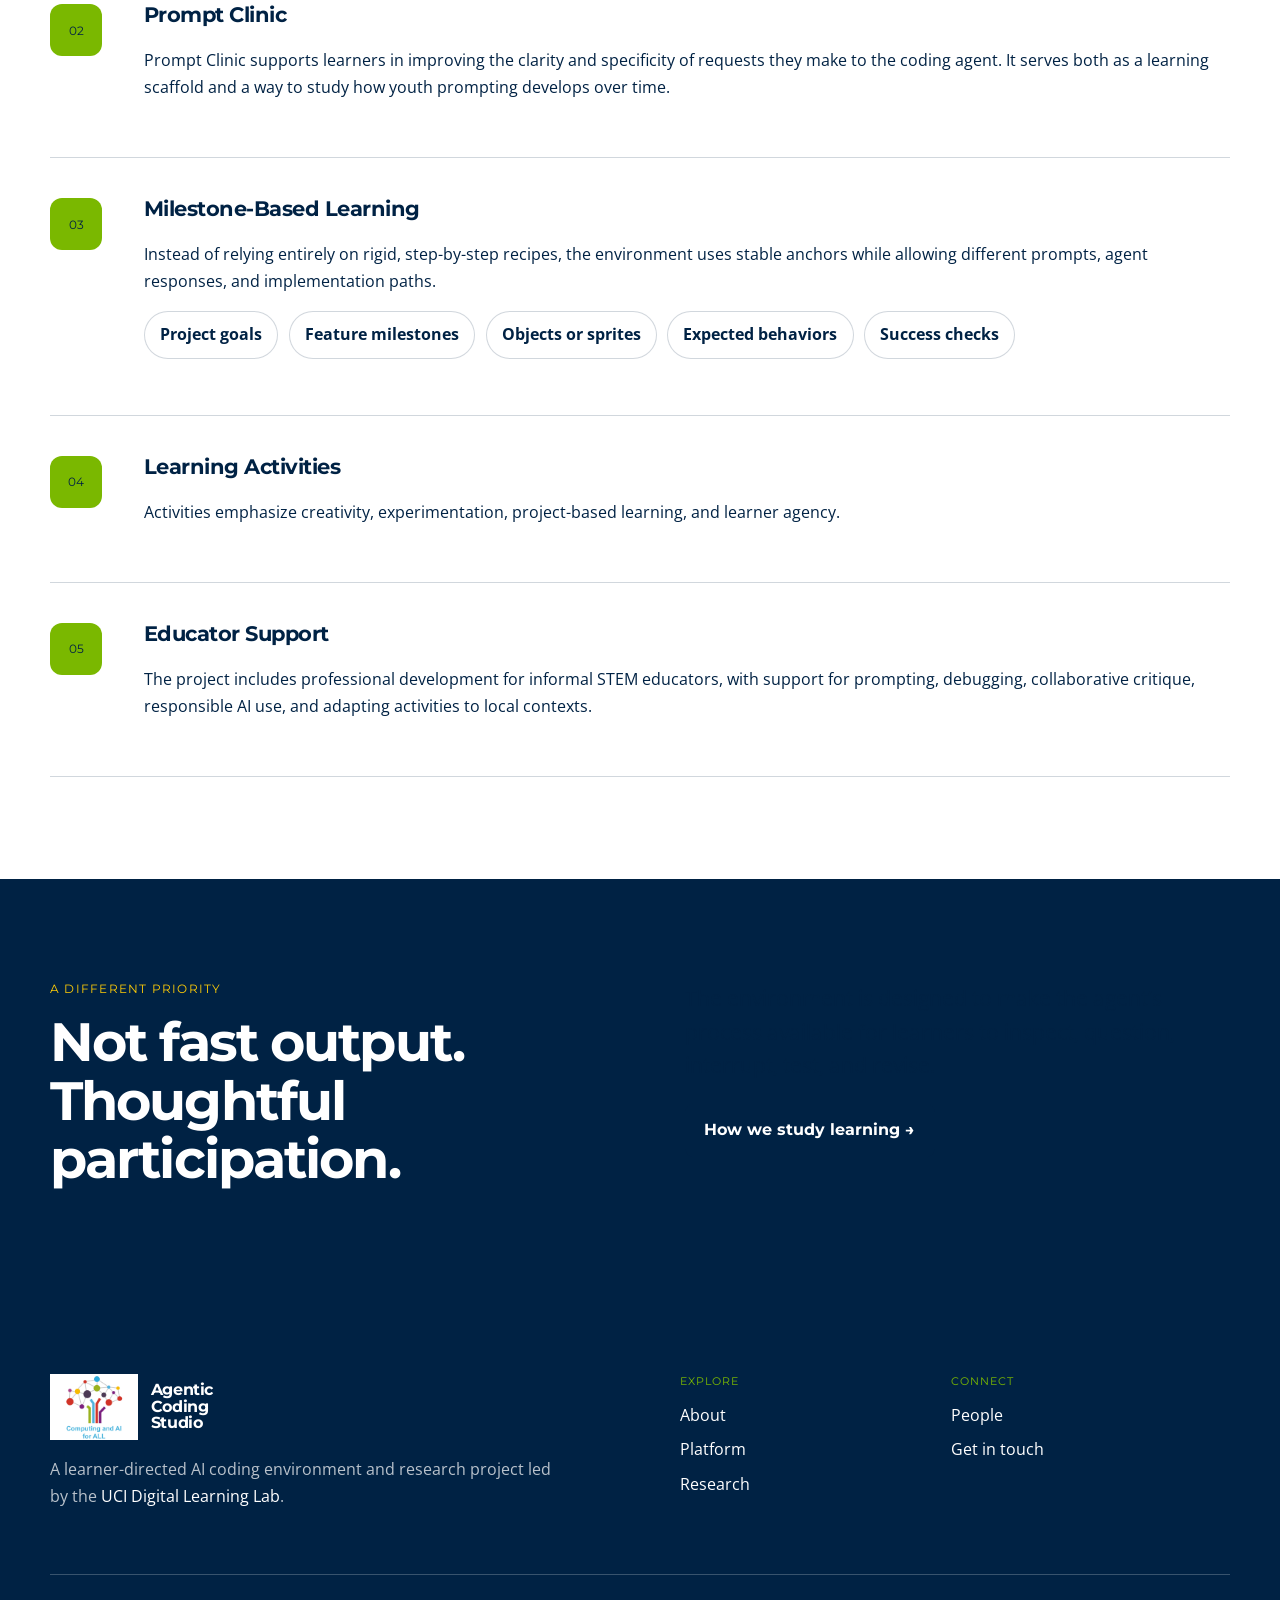
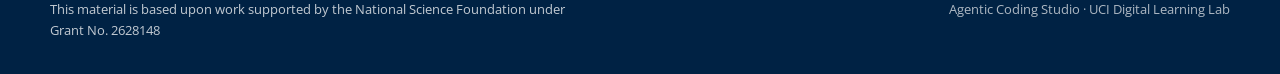
<file: platform.html>
<!doctype html><html lang="en"><head><meta charset="utf-8"><meta name="viewport" content="width=device-width,initial-scale=1"><meta name="description" content="The planned educational design of the Agentic Coding Studio learning environment."><title>Platform | Agentic Coding Studio</title><link rel="stylesheet" href="assets/styles.css"></head><body><a class="skip-link" href="#main">Skip to main content</a>
<header class="site-header"><div class="container nav-wrap">
<a class="brand" href="index.html" aria-label="Agentic Coding Studio home"><img class="brand-logo" src="assets/Computing%20and%20AI%20for%20ALL.jpg" alt="Computing and AI for ALL" width="960" height="720"><span>Agentic Coding<br>Studio</span></a>
<button class="menu-button" type="button" aria-expanded="false" aria-controls="site-nav">Menu</button>
<nav aria-label="Primary"><ul class="nav-list" id="site-nav">
<li><a href="index.html">Home</a></li><li><a href="about.html">About</a></li><li><a href="platform.html" aria-current="page">Platform</a></li><li><a href="research.html">Research</a></li><li><a href="people.html">People</a></li><li><a href="contact.html">Get in touch</a></li>
</ul></nav></div></header>
<main id="main">
<section class="hero page-hero"><div class="container"><p class="kicker">Platform</p><h1>A learning environment, not just a chatbot.</h1><p class="lede">Agentic Coding Studio is being designed for young people to direct, examine, and reflect on creative work with AI—not simply to place an assistant beside a code editor. Watch the following video for more details:</p><div class="platform-video"><iframe src="https://www.youtube.com/embed/0gd2QyPbBsU" title="Agentic Coding Studio overview video" allow="accelerometer; autoplay; clipboard-write; encrypted-media; gyroscope; picture-in-picture; web-share" referrerpolicy="strict-origin-when-cross-origin" allowfullscreen></iframe></div></div></section>
<section class="platform-context"><div class="container split"><div><p class="eyebrow">From creative coding to agentic coding</p><h2>Building on a space for making.</h2></div><div><p class="lede"><a href="https://www.creaticode.com/">CreatiCode</a> provides an existing block-based environment for creative coding.</p><p>Agentic Coding Studio builds on this kind of making experience while introducing AI coding agents. The goal is not merely faster code: the project asks how an environment can help young people keep thinking, making decisions, creating, testing, reflecting, and developing agency as AI enters the process.</p></div></div></section>
<section class="platform-showcase section-tint"><div class="container"><div class="section-head"><p class="eyebrow">CreatiCode in action</p><div><h2>A creative, block-based starting point.</h2><p class="section-intro">This view shows the CreatiCode environment with the XO Assistant available alongside the coding workspace.</p></div></div><figure class="platform-media-single"><div class="platform-media-frame platform-media-frame-full"><img src="assets/CreatiCode Agentic.png" alt="CreatiCode coding workspace with the complete XO Assistant panel open" width="1912" height="910" loading="lazy" decoding="async"></div><figcaption>CreatiCode agentic coding workspace</figcaption></figure></div></section>
<section><div class="container"><div class="section-head"><p class="eyebrow">Educational design</p><div><h2>Built around review, choice, and revision.</h2><p>The elements below describe the project’s educational direction. Planned agent capabilities are labeled to avoid presenting future development as completed.</p></div></div>
<article class="feature"><div class="feature-num">01</div><div><span class="status">Planned design</span><h3>AI Coding Agent</h3><p>Unlike professional coding agents optimized primarily for fast output, this agent is designed for learning. The planned design can ask for clarification when intent is underspecified, propose a plan before acting, summarize changes, and work through manageable milestones.</p><p>The agent is intended to remain visible and interruptible, giving learners opportunities to review its work, make decisions, and retain ownership.</p></div></article>
<article class="feature"><div class="feature-num">02</div><div><h3>Prompt Clinic</h3><p>Prompt Clinic supports learners in improving the clarity and specificity of requests they make to the coding agent. It serves both as a learning scaffold and a way to study how youth prompting develops over time.</p></div></article>
<article class="feature"><div class="feature-num">03</div><div><h3>Milestone-Based Learning</h3><p>Instead of relying entirely on rigid, step-by-step recipes, the environment uses stable anchors while allowing different prompts, agent responses, and implementation paths.</p><ul class="pill-list"><li>Project goals</li><li>Feature milestones</li><li>Objects or sprites</li><li>Expected behaviors</li><li>Success checks</li></ul></div></article>
<article class="feature"><div class="feature-num">04</div><div><h3>Learning Activities</h3><p>Activities emphasize creativity, experimentation, project-based learning, and learner agency.</p></div></article>
<article class="feature"><div class="feature-num">05</div><div><h3>Educator Support</h3><p>The project includes professional development for informal STEM educators, with support for prompting, debugging, collaborative critique, responsible AI use, and adapting activities to local contexts.</p></div></article></div></section>
<section class="cycle-section"><div class="container split"><div><p class="eyebrow">A different priority</p><h2>Not fast output. Thoughtful participation.</h2></div><div><p class="lede">The environment is designed to make the agent’s process available for learners to inspect, question, interrupt, test, and revise.</p><a class="button" href="research.html">How we study learning →</a></div></div></section></main><footer class="site-footer"><div class="container"><div class="footer-grid"><div><a class="brand" href="index.html"><img class="brand-logo" src="assets/Computing%20and%20AI%20for%20ALL.jpg" alt="Computing and AI for ALL" width="960" height="720"><span>Agentic Coding<br>Studio</span></a><p>A learner-directed AI coding environment and research project led by the <a href="https://www.digitallearninglab.org/">UCI Digital Learning Lab</a>.</p></div><div><div class="footer-label">Explore</div><ul><li><a href="about.html">About</a></li><li><a href="platform.html">Platform</a></li><li><a href="research.html">Research</a></li></ul></div><div><div class="footer-label">Connect</div><ul><li><a href="people.html">People</a></li><li><a href="contact.html">Get in touch</a></li></ul></div></div><div class="footer-bottom"><p class="nsf">This material is based upon work supported by the National Science Foundation under Grant No. 2628148</p><span>Agentic Coding Studio · UCI Digital Learning Lab</span></div></div></footer>
<script src="assets/site.js"></script>
</body></html>
</file>
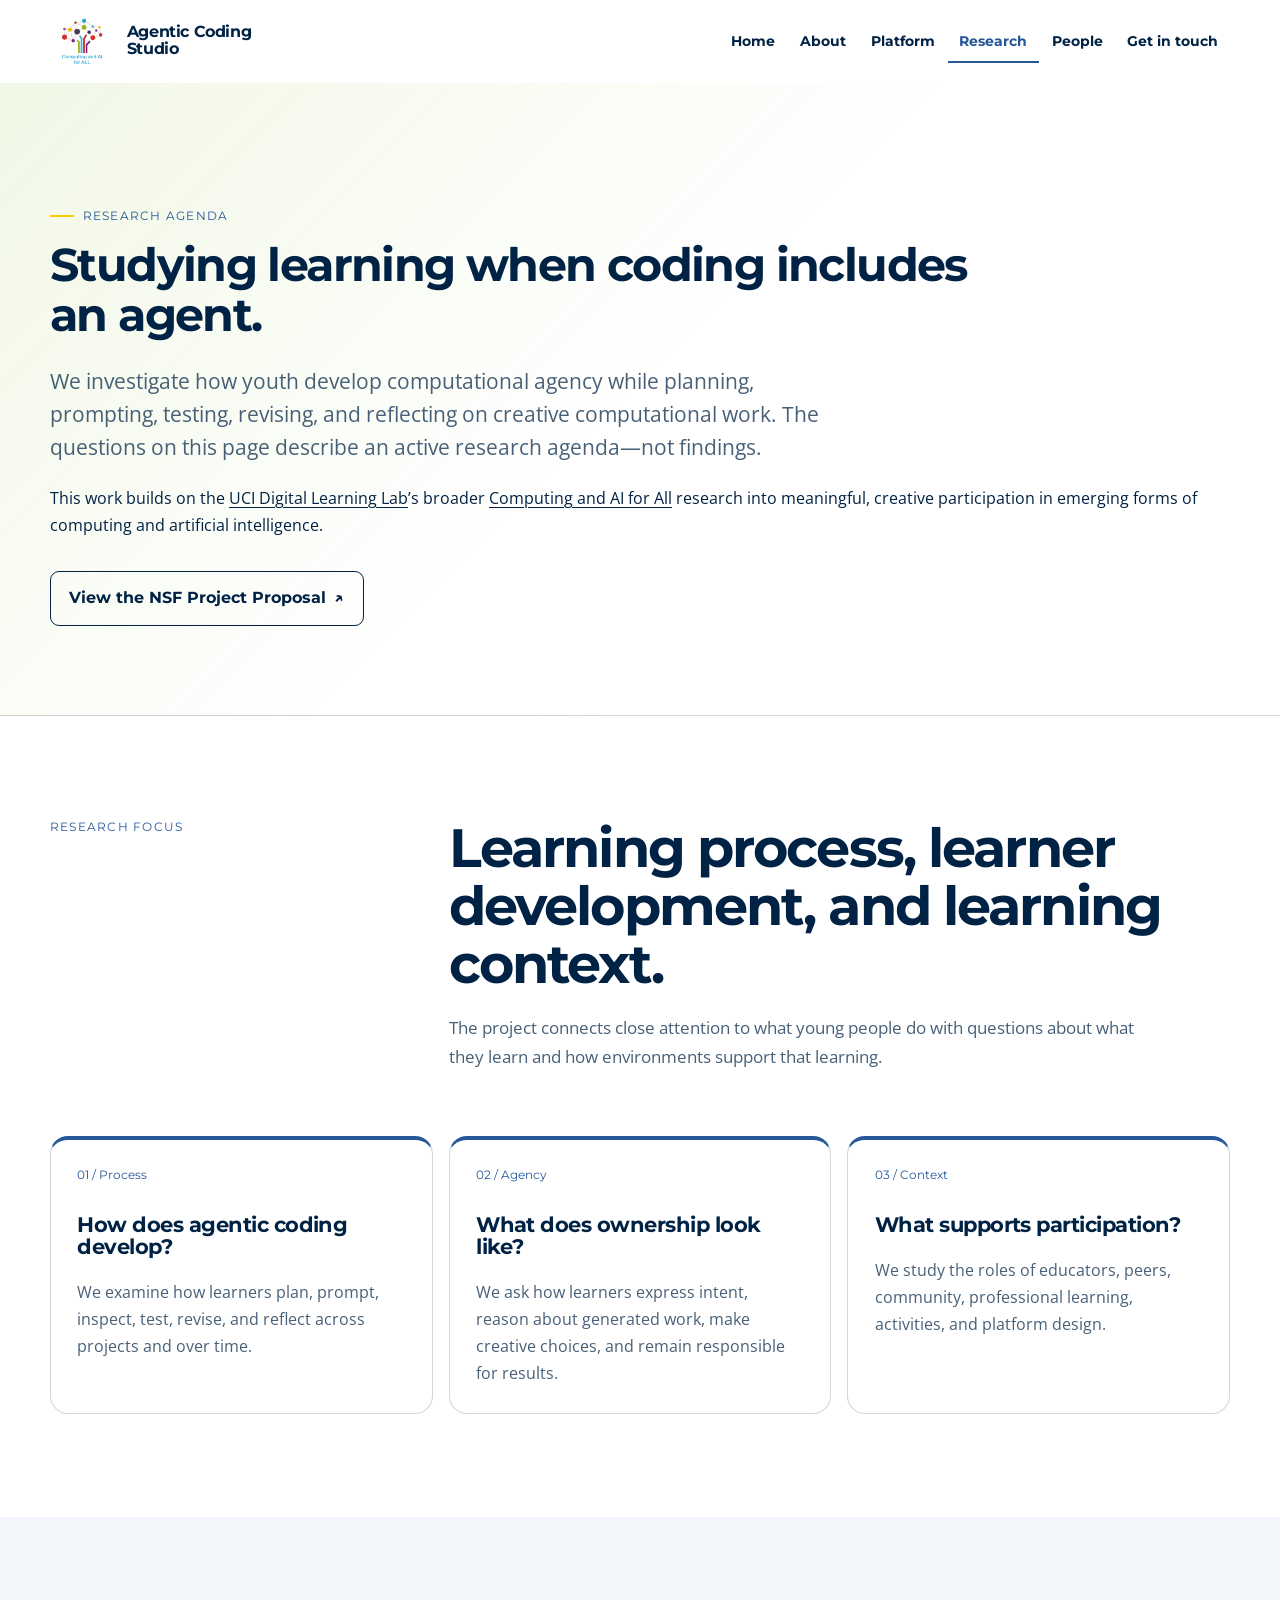
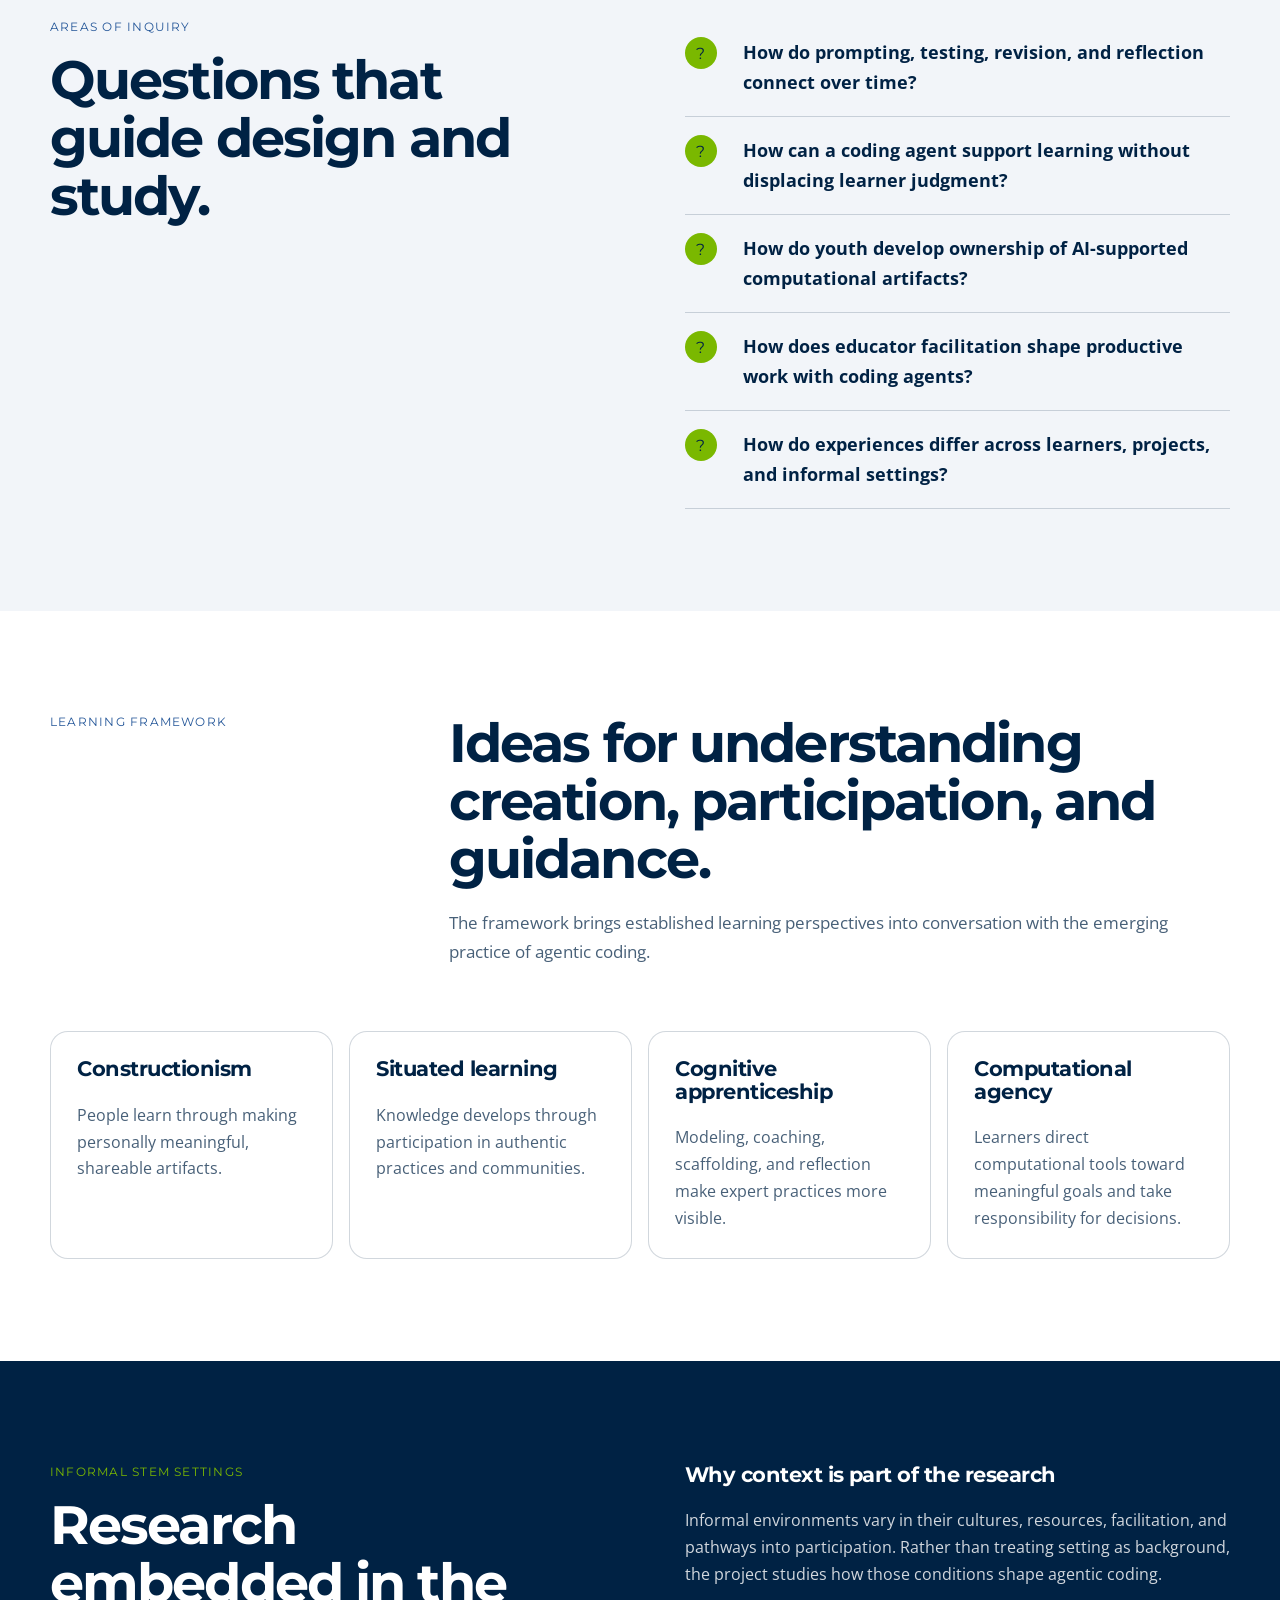
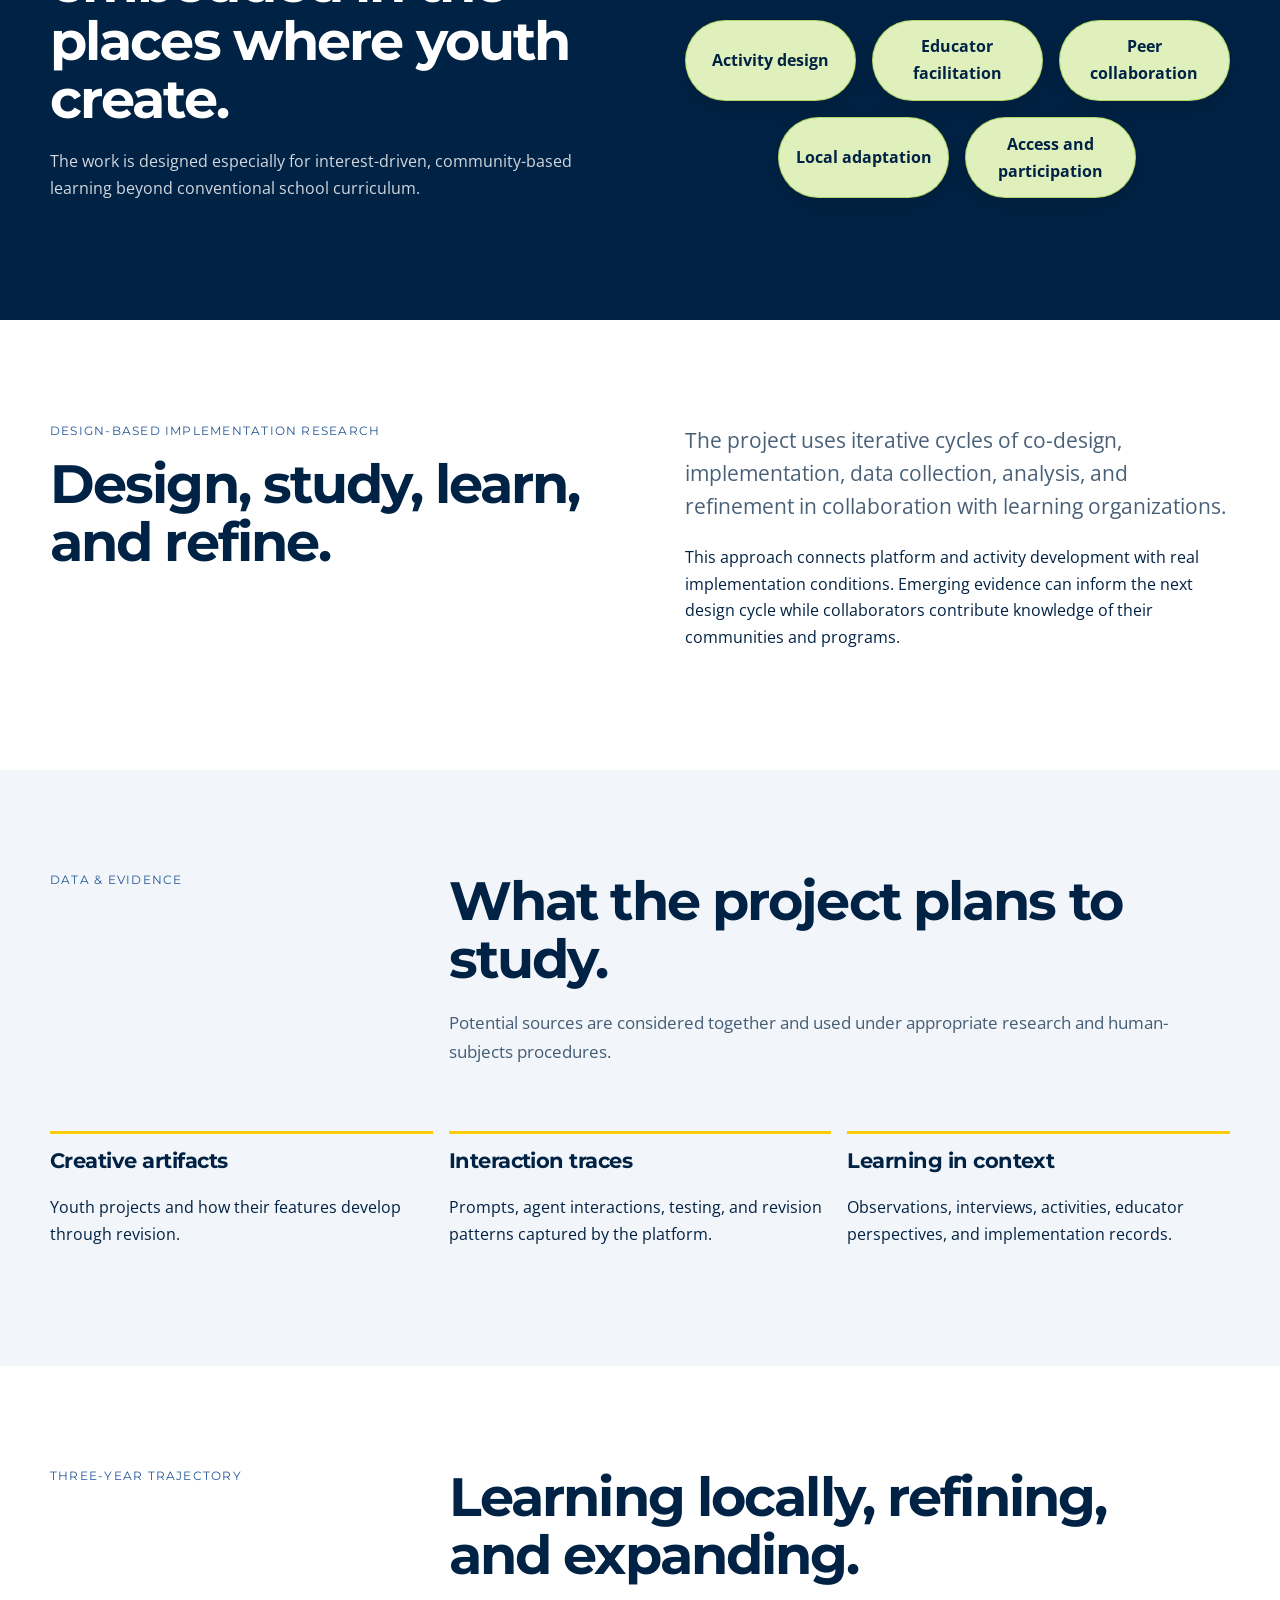
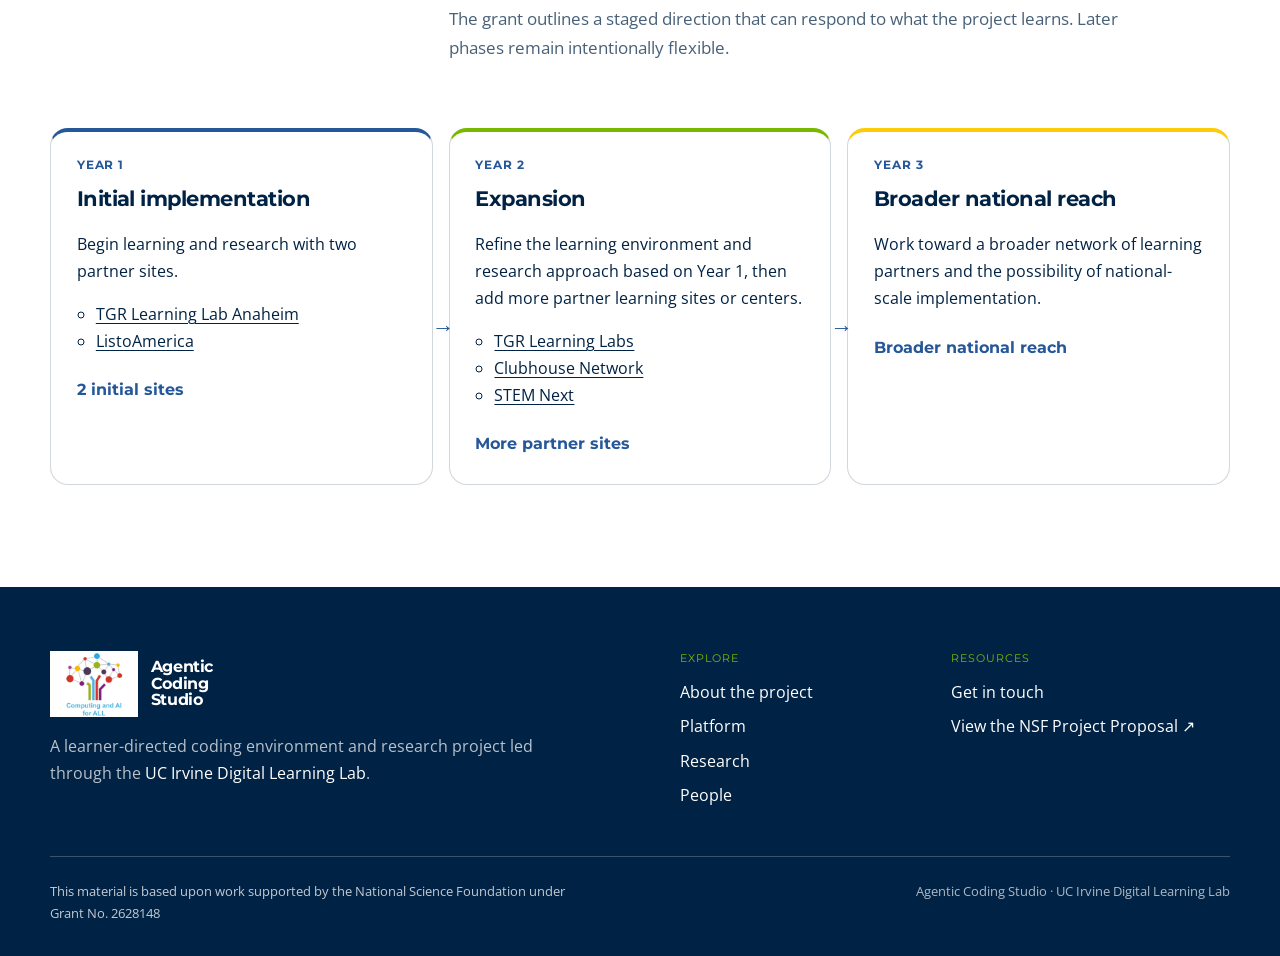
<file: research.html>
<!doctype html><html lang="en"><head><meta charset="utf-8"><meta name="viewport" content="width=device-width,initial-scale=1"><meta name="description" content="The Agentic Coding Studio research agenda, learning framework, informal STEM context, and planned evidence."><title>Research | Agentic Coding Studio</title><link rel="stylesheet" href="assets/styles.css"></head><body><a class="skip-link" href="#main">Skip to main content</a>
<header class="site-header"><div class="container nav-wrap"><a class="brand" href="index.html" aria-label="Agentic Coding Studio home"><img class="brand-logo" src="assets/Computing%20and%20AI%20for%20ALL.jpg" alt="Computing and AI for ALL" width="960" height="720"><span>Agentic Coding<br>Studio</span></a><button class="menu-button" type="button" aria-expanded="false" aria-controls="site-nav">Menu</button><nav aria-label="Primary"><ul class="nav-list" id="site-nav"><li><a href="index.html">Home</a></li><li><a href="about.html">About</a></li><li><a href="platform.html">Platform</a></li><li><a href="research.html" aria-current="page">Research</a></li><li><a href="people.html">People</a></li><li><a href="contact.html">Get in touch</a></li></ul></nav></div></header><main id="main">
<section class="hero page-hero"><div class="container"><p class="kicker">Research agenda</p><h1>Studying learning when coding includes an agent.</h1><p class="lede">We investigate how youth develop computational agency while planning, prompting, testing, revising, and reflecting on creative computational work. The questions on this page describe an active research agenda—not findings.</p><p>This work builds on the <a href="https://www.digitallearninglab.org/">UCI Digital Learning Lab</a>’s broader <a href="https://www.computingandaiforall.org/">Computing and AI for All</a> research into meaningful, creative participation in emerging forms of computing and artificial intelligence.</p><div class="actions"><a class="button secondary" href="https://drive.google.com/file/d/1i6zkVuX5a1_tt1JKTI5XqCLp001dNQ0z/view" target="_blank" rel="noopener">View the NSF Project Proposal <span aria-hidden="true">↗</span></a></div></div></section>
<section><div class="container"><div class="section-head"><p class="eyebrow">Research focus</p><div><h2>Learning process, learner development, and learning context.</h2><p class="section-intro">The project connects close attention to what young people do with questions about what they learn and how environments support that learning.</p></div></div><div class="cards"><article class="card card-accent"><span class="number">01 / Process</span><h3>How does agentic coding develop?</h3><p>We examine how learners plan, prompt, inspect, test, revise, and reflect across projects and over time.</p></article><article class="card card-accent"><span class="number">02 / Agency</span><h3>What does ownership look like?</h3><p>We ask how learners express intent, reason about generated work, make creative choices, and remain responsible for results.</p></article><article class="card card-accent"><span class="number">03 / Context</span><h3>What supports participation?</h3><p>We study the roles of educators, peers, community, professional learning, activities, and platform design.</p></article></div></div></section>
<section class="section-tint"><div class="container split"><div><p class="eyebrow">Areas of inquiry</p><h2>Questions that guide design and study.</h2></div><ul class="question-list"><li>How do prompting, testing, revision, and reflection connect over time?</li><li>How can a coding agent support learning without displacing learner judgment?</li><li>How do youth develop ownership of AI-supported computational artifacts?</li><li>How does educator facilitation shape productive work with coding agents?</li><li>How do experiences differ across learners, projects, and informal settings?</li></ul></div></section>
<section><div class="container"><div class="section-head"><p class="eyebrow">Learning framework</p><div><h2>Ideas for understanding creation, participation, and guidance.</h2><p class="section-intro">The framework brings established learning perspectives into conversation with the emerging practice of agentic coding.</p></div></div><div class="foundation-grid"><article class="card"><h3>Constructionism</h3><p>People learn through making personally meaningful, shareable artifacts.</p></article><article class="card"><h3>Situated learning</h3><p>Knowledge develops through participation in authentic practices and communities.</p></article><article class="card"><h3>Cognitive apprenticeship</h3><p>Modeling, coaching, scaffolding, and reflection make expert practices more visible.</p></article><article class="card"><h3>Computational agency</h3><p>Learners direct computational tools toward meaningful goals and take responsibility for decisions.</p></article></div></div></section>
<section class="section-dark"><div class="container split"><div><p class="eyebrow">Informal STEM settings</p><h2>Research embedded in the places where youth create.</h2><p>The work is designed especially for interest-driven, community-based learning beyond conventional school curriculum.</p></div><div><h3>Why context is part of the research</h3><p>Informal environments vary in their cultures, resources, facilitation, and pathways into participation. Rather than treating setting as background, the project studies how those conditions shape agentic coding.</p><ul class="setting-list"><li>Activity design</li><li>Educator facilitation</li><li>Peer collaboration</li><li>Local adaptation</li><li>Access and participation</li></ul></div></div></section>
<section><div class="container split"><div><p class="eyebrow">Design-based implementation research</p><h2>Design, study, learn, and refine.</h2></div><div><p class="lede">The project uses iterative cycles of co-design, implementation, data collection, analysis, and refinement in collaboration with learning organizations.</p><p>This approach connects platform and activity development with real implementation conditions. Emerging evidence can inform the next design cycle while collaborators contribute knowledge of their communities and programs.</p></div></div></section>
<section class="section-tint"><div class="container"><div class="section-head"><p class="eyebrow">Data &amp; evidence</p><div><h2>What the project plans to study.</h2><p class="section-intro">Potential sources are considered together and used under appropriate research and human-subjects procedures.</p></div></div><div class="evidence-grid"><article class="evidence"><h3>Creative artifacts</h3><p>Youth projects and how their features develop through revision.</p></article><article class="evidence"><h3>Interaction traces</h3><p>Prompts, agent interactions, testing, and revision patterns captured by the platform.</p></article><article class="evidence"><h3>Learning in context</h3><p>Observations, interviews, activities, educator perspectives, and implementation records.</p></article></div></div></section>
<section><div class="container"><div class="section-head"><p class="eyebrow">Three-year trajectory</p><div><h2>Learning locally, refining, and expanding.</h2><p class="section-intro">The grant outlines a staged direction that can respond to what the project learns. Later phases remain intentionally flexible.</p></div></div><ol class="project-trajectory"><li><span class="trajectory-year">Year 1</span><h3>Initial implementation</h3><p>Begin learning and research with two partner sites.</p><ul><li><a href="https://anaheim.tgrlearninglab.org/">TGR Learning Lab Anaheim</a></li><li><a href="https://www.listoamerica.org/">ListoAmerica</a></li></ul><strong>2 initial sites</strong></li><li><span class="trajectory-year">Year 2</span><h3>Expansion</h3><p>Refine the learning environment and research approach based on Year 1, then add more partner learning sites or centers.</p><ul><li><a href="https://tgrfoundation.org/tgr-learning-labs/how-learning-labs-work/">TGR Learning Labs</a></li><li><a href="https://theclubhousenetwork.org/">Clubhouse Network</a></li><li><a href="https://stemnext.org/">STEM Next</a></li></ul><strong>More partner sites</strong></li><li><span class="trajectory-year">Year 3</span><h3>Broader national reach</h3><p>Work toward a broader network of learning partners and the possibility of national-scale implementation.</p><strong>Broader national reach</strong></li></ol></div></section></main><footer class="site-footer"><div class="container"><div class="footer-grid"><div><a class="brand" href="index.html"><img class="brand-logo" src="assets/Computing%20and%20AI%20for%20ALL.jpg" alt="Computing and AI for ALL" width="960" height="720"><span>Agentic Coding<br>Studio</span></a><p>A learner-directed coding environment and research project led through the <a href="https://www.digitallearninglab.org/">UC Irvine Digital Learning Lab</a>.</p></div><div><div class="footer-label">Explore</div><ul><li><a href="about.html">About the project</a></li><li><a href="platform.html">Platform</a></li><li><a href="research.html">Research</a></li><li><a href="people.html">People</a></li></ul></div><div><div class="footer-label">Resources</div><ul><li><a href="contact.html">Get in touch</a></li><li><a href="https://drive.google.com/file/d/1i6zkVuX5a1_tt1JKTI5XqCLp001dNQ0z/view" target="_blank" rel="noopener">View the NSF Project Proposal <span aria-hidden="true">↗</span></a></li></ul></div></div><div class="footer-bottom"><p class="nsf">This material is based upon work supported by the National Science Foundation under Grant No. 2628148</p><span>Agentic Coding Studio · UC Irvine Digital Learning Lab</span></div></div></footer><script src="assets/site.js"></script></body></html>
</file>
<file: assets/styles.css>
@import url('https://fonts.googleapis.com/css2?family=Montserrat:wght@400;700&family=Open+Sans:wght@400;600;700&display=swap');

:root {
  --ink:#002244;
  --muted:#3f5368;
  --paper:#f7f9fb;
  --white:#fff;
  --blue:#255799;
  --blue-dark:#002244;
  --green:#3f9c35;
  --lime:#7ab800;
  --gold:#fecc07;
  --line:#d4dde6;
  --max:1180px;
  --page-gutter:clamp(1.5rem,5vw,5rem);
  --section-space:clamp(4.5rem,9vw,8rem);
}
* { box-sizing:border-box; }
html { scroll-behavior:smooth; }
body { margin:0; background:var(--paper); color:var(--ink); font:400 1rem/1.7 'Open Sans',Arial,sans-serif; }
a { color:inherit; }
img,svg { max-width:100%; }
.skip-link { position:absolute; left:-999px; top:1rem; z-index:99; background:var(--ink); color:white; padding:.7rem 1rem; }
.skip-link:focus { left:1rem; }
.container { width:min(calc(100% - (2 * var(--page-gutter))),var(--max)); margin-inline:auto; }
.site-header { position:sticky; top:0; z-index:20; background:rgba(247,249,251,.94); backdrop-filter:blur(12px); border-bottom:1px solid transparent; }
.site-header.scrolled { border-color:var(--line); }
.nav-wrap { min-height:84px; display:flex; align-items:center; justify-content:space-between; gap:2rem; }
.brand { display:flex; align-items:center; gap:.75rem; text-decoration:none; font-family:Montserrat,Arial,sans-serif; font-weight:700; line-height:1.05; letter-spacing:-.02em; }
.brand-logo { display:block; width:64px; height:auto; flex:0 0 auto; object-fit:contain; }
.site-footer .brand-logo { width:88px; }
.nav-list { display:flex; align-items:center; gap:.15rem; list-style:none; padding:0; margin:0; }
.nav-list a { display:block; padding:.65rem .82rem; border-radius:7px; text-decoration:none; font-family:Montserrat,Arial,sans-serif; font-size:.92rem; font-weight:400; }
.nav-list a:hover,.nav-list a:focus-visible { background:white; }
.nav-list a[aria-current=page] { color:var(--blue); }
.nav-list .contact-link { margin-left:.5rem; background:var(--ink); color:white; padding:.62rem .9rem; }
.nav-list .contact-link:hover { background:var(--blue); }
.menu-button { display:none; border:1px solid var(--line); background:white; border-radius:8px; padding:.55rem .7rem; font:inherit; font-weight:600; }
.eyebrow { margin:0 0 1.15rem; color:var(--blue); font:400 .78rem/1.4 Montserrat,Arial,sans-serif; text-transform:uppercase; letter-spacing:.1em; }
h1,h2,h3 { margin-top:0; font-family:Montserrat,Arial,sans-serif; font-weight:700; line-height:1.12; letter-spacing:-.035em; }
h1 { font-size:clamp(3rem,7vw,6.4rem); max-width:950px; margin-bottom:1.5rem; }
h2 { font-size:clamp(2rem,4.5vw,3.8rem); margin-bottom:1.25rem; }
h3 { font-size:1.35rem; letter-spacing:-.025em; }
.lede { max-width:760px; color:var(--muted); font-size:clamp(1.08rem,2vw,1.35rem); line-height:1.55; }
.hero { padding:clamp(4rem,9vw,8rem) 0 4.5rem; overflow:hidden; }
.hero-home { min-height:calc(100vh - 84px); display:flex; align-items:center; position:relative; }
.hero-home h1 span { color:var(--blue); }
.hero-grid { display:grid; grid-template-columns:minmax(0,1.4fr) minmax(260px,.6fr); gap:3rem; align-items:center; width:100%; }
.hero-home .hero-grid { grid-template-columns:minmax(0,.85fr) minmax(520px,1.15fr); gap:clamp(2rem,4vw,4rem); }
.hero-home-image { width:100%; max-width:1040px; justify-self:center; }
.hero-home-image img { display:block; width:100%; height:auto; max-height:1040px; object-fit:contain; }
.hero-empowerment:before { content:''; position:absolute; inset:12% 2% 1% 8%; z-index:-3; border-radius:48% 52% 45% 55%; background:linear-gradient(145deg,#d8e7f5 0 52%,#dcedd9 52%); transform:rotate(-4deg); }
.amplify-orbit { position:absolute; z-index:-2; border:2px solid var(--blue); border-radius:50%; opacity:.25; }
.orbit-one { inset:6% 4% 5% 7%; transform:rotate(18deg); }
.orbit-two { inset:16% 15% 9% 0; border-color:var(--green); transform:rotate(-20deg); }
.possibility { position:absolute; width:78px; aspect-ratio:1; display:grid; place-items:center; border:2px solid var(--ink); border-radius:22px; box-shadow:6px 6px 0 var(--ink); font:700 1.45rem Montserrat,Arial,sans-serif; }
.possibility-code { top:3%; right:16%; background:var(--gold); transform:rotate(5deg); }
.possibility-idea { top:24%; left:2%; background:white; color:var(--blue); transform:rotate(-8deg); }
.possibility-build { right:0; bottom:25%; background:#dcedd9; color:var(--green); transform:rotate(7deg); }
.possibility-grow { left:13%; bottom:3%; background:var(--blue); color:white; transform:rotate(-5deg); }
.learner { position:absolute; left:50%; bottom:8%; width:170px; height:285px; transform:translateX(-42%); }
.learner-head { position:absolute; top:0; left:50%; width:82px; height:82px; border:3px solid var(--ink); border-radius:50%; background:var(--gold); transform:translateX(-50%); }
.learner-head:after { content:''; position:absolute; inset:-7px 7px 43px -5px; border-radius:50% 55% 35% 45%; background:var(--ink); transform:rotate(-8deg); }
.learner-body { position:absolute; left:20px; bottom:0; width:132px; height:196px; border:3px solid var(--ink); border-radius:62px 62px 24px 24px; background:var(--blue); }
.learner-arm { position:absolute; top:94px; right:-25px; width:112px; height:34px; border:3px solid var(--ink); border-radius:30px; background:var(--gold); transform:rotate(-48deg); transform-origin:left center; }
.learner-arm:after { content:''; position:absolute; right:-10px; top:-8px; width:30px; height:30px; border:3px solid var(--ink); border-radius:50%; background:var(--gold); }
.amplify-rays { position:absolute; top:6%; left:48%; width:20px; height:100px; }
.amplify-rays i { position:absolute; bottom:0; left:8px; width:4px; height:74px; border-radius:4px; background:var(--gold); transform-origin:bottom; }
.amplify-rays i:nth-child(1){transform:rotate(-58deg)} .amplify-rays i:nth-child(2){transform:rotate(-29deg)} .amplify-rays i:nth-child(3){transform:rotate(0)} .amplify-rays i:nth-child(4){transform:rotate(29deg)} .amplify-rays i:nth-child(5){transform:rotate(58deg)}
.actions { display:flex; flex-wrap:wrap; gap:.75rem; margin-top:2rem; }
.button { display:inline-flex; align-items:center; gap:.55rem; padding:.9rem 1.2rem; border:1px solid var(--ink); border-radius:8px; background:var(--ink); color:white; text-decoration:none; font-family:Montserrat,Arial,sans-serif; font-weight:700; }
.button:hover { background:var(--blue); border-color:var(--blue); }
.button.secondary { background:transparent; color:var(--ink); }
.button.secondary:hover { background:white; border-color:var(--ink); }
section { padding:var(--section-space) 0; }
.section-head { display:grid; grid-template-columns:.7fr 1.3fr; gap:3rem; margin-bottom:3rem; }
.section-head h2 { max-width:720px; }
.cycle-section { background:var(--ink); color:white; }
.cycle-section .eyebrow { color:var(--gold); }
.cycle { list-style:none; padding:0; margin:3.5rem 0 0; display:grid; grid-template-columns:repeat(7,1fr); gap:.65rem; counter-reset:cycle; }
.cycle li { counter-increment:cycle; position:relative; min-height:160px; background:#25333d; border-radius:12px; padding:1rem; font-weight:600; display:flex; flex-direction:column; justify-content:space-between; }
.cycle li:before { content:'0' counter(cycle); color:var(--gold); font:400 .75rem Montserrat,Arial,sans-serif; }
.cycle li:not(:last-child):after { content:'→'; position:absolute; right:-.62rem; top:45%; z-index:2; color:var(--gold); }
.cards { display:grid; grid-template-columns:repeat(3,1fr); gap:1rem; }
.card { background:white; border:1px solid var(--line); border-radius:14px; padding:1.6rem; }
.card p { color:var(--muted); margin-bottom:0; }
.card .number { font:400 .78rem Montserrat,Arial,sans-serif; color:var(--blue); }
.card.accent { background:var(--blue); color:white; border:0; } .card.accent p { color:#e5ebff; }
.split { display:grid; grid-template-columns:1fr 1fr; gap:clamp(2rem,7vw,7rem); align-items:start; }
.quote-panel { padding:clamp(2rem,4vw,3rem); background:var(--gold); border-radius:16px; font-size:1.4rem; font-weight:600; line-height:1.5; }
.page-hero { border-bottom:1px solid var(--line); }
.page-hero h1 { font-size:clamp(3rem,6vw,5.4rem); }
.question-list { list-style:none; padding:0; margin:0; }
.question-list li { padding:1rem 0; border-bottom:1px solid var(--line); font-size:1.12rem; font-weight:600; }
.pill-list { display:flex; flex-wrap:wrap; gap:.6rem; padding:0; list-style:none; }
.pill-list li { border:1px solid var(--line); background:white; border-radius:99px; padding:.55rem .9rem; font-weight:600; }
.feature { display:grid; grid-template-columns:80px 1fr; gap:1.5rem; padding:2.5rem 0; border-top:1px solid var(--line); }
.feature:last-child { border-bottom:1px solid var(--line); }
.feature-num { width:52px; height:52px; display:grid; place-items:center; background:#dcedd9; border-radius:12px; font:400 .8rem Montserrat,Arial,sans-serif; }
.status { display:inline-block; margin-bottom:.8rem; color:var(--blue-dark); background:#d8e7f5; border-radius:99px; padding:.3rem .65rem; font:400 .7rem Montserrat,Arial,sans-serif; text-transform:uppercase; letter-spacing:.06em; }
.research-area { border-top:4px solid var(--blue); }
.foundation-grid { display:grid; grid-template-columns:repeat(2,1fr); gap:1rem; }
.timeline { display:grid; grid-template-columns:1fr 1fr; gap:1rem; }
.phase { border-left:4px solid var(--gold); padding:1.75rem; background:white; }
.phase.future { border-color:var(--green); }
.people-grid { display:grid; grid-template-columns:repeat(2,1fr); gap:1rem; }
.person { min-height:240px; display:flex; flex-direction:column; justify-content:space-between; }
.person .role { color:var(--blue); font:400 .77rem Montserrat,Arial,sans-serif; text-transform:uppercase; letter-spacing:.05em; }
.person p { margin-bottom:0; }
.advisors { display:grid; grid-template-columns:repeat(4,1fr); gap:1rem; }
.advisor { background:transparent; border-top:3px solid var(--ink); padding:1.2rem 0; }
.advisor-photo-frame { width:200px; height:200px; margin:0 0 1.25rem; overflow:hidden; border-radius:12px; }
.advisor-photo { display:block; width:200px; height:200px; object-fit:cover; }
.advisor-photo-placeholder { display:grid; place-items:center; border:2px dashed #a7afaf; background:var(--soft); color:var(--blue); font:700 2rem Montserrat,Arial,sans-serif; }
.advisor-photo-yasmin { object-position:center 24%; }
.advisor-photo-mitchel { object-position:center 38%; }
.advisor-photo-advait { object-position:34% center; }
.placeholder { border:2px dashed #a7afaf; border-radius:14px; padding:2rem; background:rgba(255,255,255,.5); }
.todo { font:400 .75rem Montserrat,Arial,sans-serif; color:var(--blue); text-transform:uppercase; }
.site-footer { background:var(--ink); color:white; padding:3.5rem 0 2rem; }
.footer-grid { display:grid; grid-template-columns:1.4fr .6fr .6fr; gap:2rem; }
.site-footer .brand { max-width:210px; margin-bottom:1rem; }
.site-footer p { color:#b9c2c7; max-width:500px; }
.site-footer ul { list-style:none; padding:0; margin:0; }
.site-footer a { color:#dfe5e7; text-decoration:none; }
.site-footer a:hover { color:var(--gold); }
.footer-label { font:400 .72rem Montserrat,Arial,sans-serif; text-transform:uppercase; color:var(--gold); letter-spacing:.08em; margin-bottom:.8rem; }
.footer-bottom { border-top:1px solid #3d4951; margin-top:3rem; padding-top:1.5rem; font-size:.85rem; color:#aeb8bd; }
@media (max-width:900px){ .menu-button{display:block}.nav-list{display:none;position:absolute;top:75px;left:1.25rem;right:1.25rem;flex-direction:column;align-items:stretch;background:white;border:1px solid var(--line);padding:.75rem;border-radius:12px;box-shadow:0 10px 25px #17222b22}.nav-list.open{display:flex}.nav-list .contact-link{margin-left:0}.hero-grid,.split,.section-head{grid-template-columns:1fr}.hero-empowerment{min-height:420px;max-width:500px;width:100%;margin:auto}.cycle{grid-template-columns:repeat(2,1fr)}.cycle li:not(:last-child):after{display:none}.cards{grid-template-columns:1fr 1fr}.advisors{grid-template-columns:1fr 1fr}.footer-grid{grid-template-columns:1fr 1fr}.footer-grid>div:first-child{grid-column:1/-1}}
@media (max-width:600px){:root{--page-gutter:1.25rem;--section-space:4rem}.nav-wrap{min-height:72px}.brand{font-size:.9rem}h1{font-size:2.8rem}.hero{padding:4rem 0}.hero-home{min-height:auto}.hero-grid{gap:1.5rem}.hero-empowerment{min-height:360px}.possibility{width:62px;border-radius:17px;box-shadow:4px 4px 0 var(--ink);font-size:1.15rem}.learner{height:235px;transform:translateX(-46%) scale(.82);transform-origin:bottom}.amplify-rays{top:2%;transform:scale(.75)}.cycle,.cards,.foundation-grid,.timeline,.people-grid,.advisors,.footer-grid{grid-template-columns:1fr}.feature{grid-template-columns:1fr;gap:.75rem}.footer-grid>div:first-child{grid-column:auto}.section-head{gap:.75rem}.card{padding:1.5rem}}
@media (prefers-reduced-motion:reduce){html{scroll-behavior:auto}}
:root{--ink:#002244;--muted:rgba(0,34,68,.72);--paper:#fff;--white:#fff;--blue:#255799;--blue-2:#255799;--mint:#7ab800;--lime:#7ab800;--gold:#fecc07;--coral:#fecc07;--line:rgba(0,34,68,.18);--soft:rgba(37,87,153,.08);--max:1180px;--radius:18px;--shadow:0 18px 50px rgba(0,34,68,.12)}
*{box-sizing:border-box}html{scroll-behavior:smooth}body{margin:0;background:var(--paper);color:var(--ink);font:400 1rem/1.68 'Open Sans',Arial,sans-serif}a{color:inherit;text-underline-offset:.2em}p{margin-top:0}img,svg{max-width:100%}.container{width:min(calc(100% - 3rem),var(--max));margin-inline:auto}.narrow{max-width:780px}.skip-link{position:fixed;left:1rem;top:-5rem;z-index:100;background:var(--ink);color:white;padding:.75rem 1rem;border-radius:8px}.skip-link:focus{top:1rem}
:focus-visible{outline:3px solid var(--gold);outline-offset:3px}.site-header{position:sticky;top:0;z-index:20;background:rgba(255,255,255,.94);backdrop-filter:blur(14px);border-bottom:1px solid transparent}.site-header.scrolled{border-color:var(--line);box-shadow:0 4px 20px rgba(0,34,68,.04)}.nav-wrap{min-height:82px;display:flex;align-items:center;justify-content:space-between;gap:2rem}.brand{font-family:Montserrat,Arial,sans-serif;display:flex;align-items:center;gap:.8rem;text-decoration:none;font-weight:700;line-height:1.05;letter-spacing:-.025em}.brand-mark{display:grid;grid-template-columns:repeat(2,11px);gap:3px;transform:rotate(-4deg)}.brand-mark i{width:11px;height:11px;border-radius:3px;background:var(--blue-2)}.brand-mark i:nth-child(2){background:var(--gold)}.brand-mark i:nth-child(3){background:var(--mint)}.brand-mark i:nth-child(4){background:var(--coral)}.nav-list{display:flex;align-items:center;gap:.1rem;list-style:none;padding:0;margin:0}.nav-list a{font-family:Montserrat,Arial,sans-serif;display:block;padding:.6rem .72rem;border-radius:8px;text-decoration:none;font-size:.9rem;font-weight:700}.nav-list a:hover,.nav-list a:focus-visible{background:white}.nav-list a[aria-current=page]{color:var(--blue-2);box-shadow:inset 0 -2px var(--blue-2);border-radius:0}.nav-list .contact-link{margin-left:.45rem;background:var(--ink);color:white;padding:.68rem .95rem;border-radius:8px}.nav-list .contact-link:hover{background:var(--blue)}.menu-button{display:none;min-height:44px;border:1px solid var(--line);background:white;border-radius:9px;padding:.55rem .8rem;font:700 .9rem Montserrat,Arial,sans-serif}
.hero{padding:clamp(4.5rem,9vw,8rem) 0;overflow:hidden}.hero-home{min-height:calc(92vh - 82px);display:flex;align-items:center;position:relative;background:radial-gradient(circle at 88% 18%,rgba(122,184,0,.18),transparent 24%),linear-gradient(180deg,#fff,transparent)}.hero-home .container{width:min(calc(100% - clamp(2rem,10vw,9rem)),1240px)}.hero-grid{display:grid;grid-template-columns:minmax(0,1.45fr) minmax(300px,.55fr);gap:clamp(2.5rem,5vw,5rem);align-items:center;width:100%}.kicker,.eyebrow{margin:0 0 1rem;color:var(--blue-2);font:400 .77rem/1.3 Montserrat,Arial,sans-serif;text-transform:uppercase;letter-spacing:.1em}.kicker{display:inline-flex;gap:.55rem;align-items:center;color:var(--blue)}.kicker:before{content:'';width:24px;height:2px;background:var(--coral)}h1,h2,h3{margin-top:0;line-height:1.08;letter-spacing:-.035em;font-family:Montserrat,Arial,sans-serif;font-weight:700}h1{font-size:clamp(3.4rem,7vw,6.8rem);max-width:980px;margin-bottom:1.5rem}h2{font-size:clamp(2.15rem,4.2vw,3.7rem);margin-bottom:1.25rem}h3{font-size:1.3rem;letter-spacing:-.025em}.hero-home h1{font-size:clamp(3.4rem,7.2vw,6.7rem)}.hero-home h1 span{color:var(--blue-2)}.lede{max-width:770px;color:var(--muted);font-size:clamp(1.08rem,2vw,1.34rem);line-height:1.55}.actions{display:flex;flex-wrap:wrap;gap:.75rem;margin-top:2rem}.button{font-family:Montserrat,Arial,sans-serif;display:inline-flex;align-items:center;justify-content:center;gap:.5rem;min-height:48px;padding:.82rem 1.15rem;border:1px solid var(--ink);border-radius:9px;background:var(--ink);color:white;text-decoration:none;font-weight:700}.button:hover{background:var(--blue);border-color:var(--blue)}.button.secondary{background:transparent;color:var(--ink)}.button.secondary:hover{background:white;border-color:var(--ink)}.button.light{background:white;color:var(--ink);border-color:white}.text-link{font-weight:700;color:var(--blue);text-decoration-thickness:2px}.hero-art{min-height:430px;position:relative;margin-inline:1rem}.orbit{position:absolute;inset:6%;border:2px dashed rgba(0,34,68,.38);border-radius:48% 42% 52% 44%;transform:rotate(7deg)}.orbit:after{content:'Learner';position:absolute;inset:33%;display:grid;place-items:center;border-radius:50%;background:var(--ink);color:white;font:400 .8rem Montserrat,Arial,sans-serif;box-shadow:0 0 0 12px var(--paper)}.block{position:absolute;z-index:2;padding:1rem 1.1rem;border:2px solid var(--ink);border-radius:13px;background:white;box-shadow:6px 6px 0 var(--ink);font:400 .76rem Montserrat,Arial,sans-serif}.block.one{top:6%;left:4%;background:var(--gold);transform:rotate(-5deg)}.block.two{top:36%;right:2%;background:var(--mint);transform:rotate(4deg)}.block.three{bottom:8%;left:10%;background:var(--coral);transform:rotate(-2deg)}
section{padding:clamp(4.5rem,8vw,7rem) 0}.section-tint{background:rgba(37,87,153,.06)}.section-dark{background:var(--ink);color:white}.section-dark .eyebrow{color:var(--mint)}.section-dark .lede,.section-dark p{color:rgba(255,255,255,.82)}.section-head{display:grid;grid-template-columns:.62fr 1.38fr;gap:3rem;margin-bottom:3rem}.section-head h2{max-width:760px}.section-intro{max-width:720px;color:var(--muted);font-size:1.08rem}.split{display:grid;grid-template-columns:1fr 1fr;gap:clamp(2.5rem,7vw,7rem);align-items:start}.split.center{align-items:center}.cards{display:grid;grid-template-columns:repeat(3,1fr);gap:1rem}.card{background:white;border:1px solid var(--line);border-radius:var(--radius);padding:1.65rem}.card p{color:var(--muted);margin-bottom:0}.card .number{display:block;margin-bottom:2rem;font:400 .76rem Montserrat,Arial,sans-serif;color:var(--blue-2)}.card-accent{border-top:4px solid var(--blue-2)}.card.dark{background:#255799;border-color:rgba(255,255,255,.24);color:white}.card.dark p{color:rgba(255,255,255,.82)}.quote-panel{padding:2rem;background:var(--gold);border-radius:var(--radius);font-size:1.3rem;font-weight:700;line-height:1.45;box-shadow:var(--shadow)}
.cycle-wrap{position:relative}.cycle{list-style:none;padding:0;margin:2.5rem 0 0;display:grid;grid-template-columns:repeat(7,1fr);gap:.65rem;counter-reset:cycle}.cycle li{counter-increment:cycle;position:relative;min-height:145px;background:#255799;border:1px solid rgba(255,255,255,.24);border-radius:13px;padding:1rem;font-weight:700;display:flex;flex-direction:column;justify-content:space-between}.cycle li:before{content:'0' counter(cycle);color:var(--mint);font:400 .74rem Montserrat,Arial,sans-serif}.cycle li:not(:last-child):after{content:'→';position:absolute;right:-.65rem;top:45%;z-index:2;color:var(--gold)}.cycle-note{margin:1.2rem 0 0;text-align:right;font:400 .78rem Montserrat,Arial,sans-serif;color:var(--mint)!important}.project-grid{display:grid;grid-template-columns:repeat(5,1fr);gap:.8rem}.project-type{min-height:180px;padding:1.25rem;border-radius:var(--radius);display:flex;flex-direction:column;justify-content:space-between;border:1px solid var(--line);background:white}.project-type:nth-child(2){background:var(--mint)}.project-type:nth-child(4){background:rgba(254,204,7,.35)}.project-type .icon{font-size:2rem}.project-type h3{margin-bottom:0}.setting-list,.pill-list{display:flex;flex-wrap:wrap;gap:.65rem;padding:0;list-style:none}.setting-list li,.pill-list li{border:1px solid var(--line);background:white;border-radius:99px;padding:.58rem .95rem;font-weight:700}.informal-section .section-head{margin-bottom:2.5rem}.setting-grid{display:grid;grid-template-columns:repeat(6,1fr);gap:1rem}.setting-card{grid-column:span 2;min-height:210px;padding:1.4rem;border:1px solid rgba(255,255,255,.24);border-radius:var(--radius);background:#255799;display:flex;flex-direction:column;justify-content:space-between}.setting-card:nth-child(4){grid-column:2/span 2}.setting-card h3{margin:0 0 .65rem;color:white}.setting-card p{margin:0;color:rgba(255,255,255,.82)}.setting-num{color:var(--gold);font:400 .75rem Montserrat,Arial,sans-serif}.partner-grid{display:grid;grid-template-columns:repeat(3,1fr);gap:1rem}.partner{min-height:155px;display:flex;align-items:flex-end;border-top:4px solid var(--blue-2)}.partner h3{margin:0}.cta-panel{padding:clamp(2rem,5vw,4rem);border-radius:24px;background:var(--blue);color:white;display:grid;grid-template-columns:1.2fr .8fr;gap:2rem;align-items:end}.cta-panel h2{margin-bottom:.5rem}.cta-panel p{color:rgba(255,255,255,.88)}.cta-panel .actions{justify-content:flex-end}
.page-hero{padding-bottom:clamp(3.5rem,7vw,6rem);border-bottom:1px solid var(--line);background:linear-gradient(135deg,rgba(122,184,0,.10),transparent 50%)}.page-hero h1{font-size:clamp(3rem,6vw,5.5rem)}.page-meta{margin-top:2rem;display:flex;gap:1rem;flex-wrap:wrap;color:var(--muted);font:400 .76rem Montserrat,Arial,sans-serif;text-transform:uppercase}.principles{display:grid;grid-template-columns:repeat(2,1fr);gap:1rem}.principle{padding:1.6rem;border-left:4px solid var(--coral);background:white}.principle:nth-child(2n){border-color:var(--mint)}.principle h3{margin-bottom:.5rem}.question-list{list-style:none;padding:0;margin:0}.question-list li{display:grid;grid-template-columns:42px 1fr;gap:1rem;padding:1.15rem 0;border-bottom:1px solid var(--line);font-weight:700}.question-list li:before{content:'?';width:32px;height:32px;display:grid;place-items:center;border-radius:50%;background:var(--mint);font:400 1rem Montserrat,Arial,sans-serif}.feature{display:grid;grid-template-columns:70px 1fr;gap:1.5rem;padding:2.5rem 0;border-top:1px solid var(--line)}.feature:last-child{border-bottom:1px solid var(--line)}.feature-num{width:52px;height:52px;display:grid;place-items:center;background:var(--mint);border-radius:12px;font:400 .78rem Montserrat,Arial,sans-serif}.status{display:inline-block;margin-bottom:.8rem;color:var(--blue);background:rgba(122,184,0,.18);border-radius:99px;padding:.32rem .68rem;font:400 .68rem Montserrat,Arial,sans-serif;text-transform:uppercase;letter-spacing:.06em}.status.gold{background:rgba(254,204,7,.25)}.platform-diagram{background:white;border:1px solid var(--line);border-radius:22px;padding:2rem;box-shadow:var(--shadow)}.diagram-row{display:grid;grid-template-columns:1fr auto 1fr;align-items:center;gap:.8rem}.diagram-box{min-height:135px;padding:1.2rem;border-radius:14px;background:var(--soft)}.diagram-box:last-child{background:var(--mint)}.diagram-center{font-size:1.5rem;color:var(--blue)}.foundation-grid{display:grid;grid-template-columns:repeat(4,1fr);gap:1rem}.evidence-grid{display:grid;grid-template-columns:repeat(3,1fr);gap:1rem}.evidence{border-top:3px solid var(--gold);padding-top:1rem}.timeline{display:grid;grid-template-columns:repeat(2,1fr);gap:1rem}.phase{border-left:4px solid var(--gold);padding:1.6rem;background:white;border-radius:0 14px 14px 0}.phase.future{border-color:var(--mint)}.people-grid{display:grid;grid-template-columns:repeat(2,1fr);gap:1rem}.person{min-height:245px;display:flex;flex-direction:column;justify-content:space-between}.person .role{color:var(--blue-2);font:400 .73rem Montserrat,Arial,sans-serif;text-transform:uppercase;letter-spacing:.05em}.person h3{font-size:1.55rem}.advisors{display:grid;grid-template-columns:repeat(4,1fr);gap:1rem}.advisor{border-top:3px solid var(--ink);padding:1.2rem 0}.placeholder{border:2px dashed rgba(0,34,68,.38);border-radius:var(--radius);padding:2rem;background:rgba(255,255,255,.55)}.todo{font:400 .72rem Montserrat,Arial,sans-serif;color:var(--blue-2);text-transform:uppercase}.contact-paths{display:grid;grid-template-columns:repeat(2,1fr);gap:1rem}.contact-path{padding:1.5rem;background:white;border-radius:var(--radius);border:1px solid var(--line)}
.platform-preview{border-block:1px solid var(--line)}.platform-entry{display:grid;grid-template-columns:minmax(0,.85fr) minmax(420px,1.15fr);gap:clamp(2rem,6vw,6rem);align-items:center;margin-bottom:clamp(3.5rem,7vw,6rem)}.platform-entry .button{margin-top:.75rem}.platform-shot{margin:0;min-width:0}.platform-shot-frame{overflow:hidden;border:1px solid var(--line);border-radius:16px;background:white;box-shadow:var(--shadow)}.platform-shot img{display:block;width:100%;height:auto}.platform-shot figcaption{padding:1.2rem .2rem 0}.platform-shot figcaption strong{display:block;margin:.35rem 0 .45rem;font:700 1.15rem/1.3 Montserrat,Arial,sans-serif}.platform-shot figcaption p{max-width:680px;margin:0;color:var(--muted)}.figure-label{color:var(--blue);font:400 .7rem/1.3 Montserrat,Arial,sans-serif;text-transform:uppercase;letter-spacing:.08em}.platform-shot-home .platform-shot-frame{border-top:4px solid var(--gold)}.platform-shot-workspace .platform-shot-frame{border-top:4px solid var(--mint)}.platform-shot-workspace figcaption{display:grid;grid-template-columns:minmax(0,1fr) minmax(420px,.9fr);gap:2rem}.workspace-key{display:grid;grid-template-columns:repeat(3,1fr);gap:.65rem;margin:0;padding:0;list-style:none}.workspace-key li{padding:.8rem;border-left:3px solid var(--gold);background:white;color:var(--muted);font-size:.85rem}.workspace-key li:nth-child(2){border-color:var(--mint)}.workspace-key li:nth-child(3){border-color:var(--blue)}.workspace-key span{display:block;color:var(--ink);font:700 .72rem Montserrat,Arial,sans-serif;text-transform:uppercase;letter-spacing:.04em}
.site-footer{background:var(--ink);color:white;padding:4rem 0 2rem}.footer-grid{display:grid;grid-template-columns:1.5fr .6fr .7fr;gap:2rem}.site-footer .brand{max-width:220px;margin-bottom:1rem}.site-footer p{color:rgba(255,255,255,.72);max-width:520px}.site-footer ul{list-style:none;padding:0;margin:0}.site-footer li+li{margin-top:.45rem}.site-footer a{color:#fff;text-decoration:none}.site-footer a:hover{text-decoration:underline;color:var(--mint)}.footer-label{font:400 .7rem Montserrat,Arial,sans-serif;text-transform:uppercase;color:var(--mint);letter-spacing:.09em;margin-bottom:.9rem}.footer-bottom{border-top:1px solid rgba(255,255,255,.22);margin-top:3rem;padding-top:1.5rem;display:grid;grid-template-columns:1fr auto;gap:2rem;font-size:.8rem;color:rgba(255,255,255,.68)}.nsf{max-width:720px;margin:0!important;color:rgba(255,255,255,.76)!important}
@media(max-width:950px){.menu-button{display:block}.nav-list{display:none;position:absolute;top:72px;left:1.5rem;right:1.5rem;flex-direction:column;align-items:stretch;background:white;border:1px solid var(--line);padding:.75rem;border-radius:12px;box-shadow:var(--shadow)}.nav-list.open{display:flex}.nav-list .contact-link{margin-left:0}.nav-list a[aria-current=page]{box-shadow:none;background:var(--soft);border-radius:8px}.hero-grid,.split,.section-head,.cta-panel{grid-template-columns:1fr}.hero-art{min-height:340px;max-width:510px;width:calc(100% - 2rem);margin:auto}.cycle{grid-template-columns:repeat(4,1fr)}.cycle li:not(:last-child):after{display:none}.cards,.evidence-grid{grid-template-columns:repeat(2,1fr)}.project-grid{grid-template-columns:repeat(3,1fr)}.setting-grid{grid-template-columns:repeat(2,1fr)}.setting-card,.setting-card:nth-child(4){grid-column:auto}.foundation-grid{grid-template-columns:repeat(2,1fr)}.cta-panel .actions{justify-content:flex-start}.footer-grid{grid-template-columns:1fr 1fr}.footer-grid>div:first-child{grid-column:1/-1}}
@media(max-width:620px){.container{width:min(calc(100% - 2rem),var(--max))}.hero-home .container{width:calc(100% - 2rem)}.nav-wrap{min-height:72px}.brand{font-size:.9rem}h1,.hero-home h1{font-size:clamp(2.8rem,14vw,4rem)}.hero{padding:3.7rem 0}.hero-home{min-height:auto}.hero-grid{gap:1rem}.hero-art{min-height:290px}.block{padding:.75rem;font-size:.66rem}.cycle,.cards,.project-grid,.partner-grid,.setting-grid,.principles,.foundation-grid,.evidence-grid,.timeline,.people-grid,.advisors,.contact-paths,.footer-grid{grid-template-columns:1fr}.cycle li{min-height:95px}.project-type{min-height:125px}.setting-card{min-height:165px}.feature{grid-template-columns:1fr;gap:.5rem}.section-head{gap:.4rem}.card{padding:1.35rem}.footer-grid>div:first-child{grid-column:auto}.footer-bottom{grid-template-columns:1fr}.diagram-row{grid-template-columns:1fr}.diagram-center{text-align:center;transform:rotate(90deg)}.workspace-key{grid-template-columns:1fr}}
.hero{padding:clamp(4.5rem,9vw,8rem) 0;overflow:hidden}.hero-home{min-height:calc(92vh - 82px);display:flex;align-items:center;position:relative;background:radial-gradient(circle at 88% 18%,rgba(122,184,0,.18),transparent 24%),linear-gradient(180deg,#fff,transparent)}.hero-grid{display:grid;grid-template-columns:minmax(0,1.45fr) minmax(300px,.55fr);gap:4rem;align-items:center;width:100%}.kicker,.eyebrow{margin:0 0 1rem;color:var(--blue-2);font:400 .77rem/1.3 Montserrat,Arial,sans-serif;text-transform:uppercase;letter-spacing:.1em}.kicker{display:inline-flex;gap:.55rem;align-items:center;color:var(--blue)}.kicker:before{content:'';width:24px;height:2px;background:var(--coral)}h1,h2,h3{margin-top:0;line-height:1.08;letter-spacing:-.035em;font-family:Montserrat,Arial,sans-serif;font-weight:700}h1{font-size:clamp(3.4rem,7vw,6.8rem);max-width:980px;margin-bottom:1.5rem}h2{font-size:clamp(2.15rem,4.2vw,3.7rem);margin-bottom:1.25rem}h3{font-size:1.3rem;letter-spacing:-.025em}.hero-home h1{font-size:clamp(3.4rem,7.2vw,6.7rem)}.hero-home h1 span{color:var(--blue-2)}.lede{max-width:770px;color:var(--muted);font-size:clamp(1.08rem,2vw,1.34rem);line-height:1.55}.actions{display:flex;flex-wrap:wrap;gap:.75rem;margin-top:2rem}.button{font-family:Montserrat,Arial,sans-serif;display:inline-flex;align-items:center;justify-content:center;gap:.5rem;min-height:48px;padding:.82rem 1.15rem;border:1px solid var(--ink);border-radius:9px;background:var(--ink);color:white;text-decoration:none;font-weight:700}.button:hover{background:var(--blue);border-color:var(--blue)}.button.secondary{background:transparent;color:var(--ink)}.button.secondary:hover{background:white;border-color:var(--ink)}.button.light{background:white;color:var(--ink);border-color:white}.text-link{font-weight:700;color:var(--blue);text-decoration-thickness:2px}.hero-art{min-height:430px;position:relative}.orbit{position:absolute;inset:6%;border:2px dashed rgba(0,34,68,.38);border-radius:48% 42% 52% 44%;transform:rotate(7deg)}.orbit:after{content:'Learner';position:absolute;inset:33%;display:grid;place-items:center;border-radius:50%;background:var(--ink);color:white;font:400 .8rem Montserrat,Arial,sans-serif;box-shadow:0 0 0 12px var(--paper)}.block{position:absolute;z-index:2;padding:1rem 1.1rem;border:2px solid var(--ink);border-radius:13px;background:white;box-shadow:6px 6px 0 var(--ink);font:400 .76rem Montserrat,Arial,sans-serif}.block.one{top:6%;left:4%;background:var(--gold);transform:rotate(-5deg)}.block.two{top:36%;right:-2%;background:var(--mint);transform:rotate(4deg)}.block.three{bottom:8%;left:10%;background:var(--coral);transform:rotate(-2deg)}
section{padding:clamp(4.5rem,8vw,7rem) 0}.section-tint{background:rgba(37,87,153,.06)}.section-dark{background:var(--ink);color:white}.section-dark .eyebrow{color:var(--mint)}.section-dark .lede,.section-dark p{color:rgba(255,255,255,.82)}.section-head{display:grid;grid-template-columns:.62fr 1.38fr;gap:3rem;margin-bottom:3rem}.section-head h2{max-width:760px}.section-intro{max-width:720px;color:var(--muted);font-size:1.08rem}.split{display:grid;grid-template-columns:1fr 1fr;gap:clamp(2.5rem,7vw,7rem);align-items:start}.split.center{align-items:center}.cards{display:grid;grid-template-columns:repeat(3,1fr);gap:1rem}.card{background:white;border:1px solid var(--line);border-radius:var(--radius);padding:1.65rem}.card p{color:var(--muted);margin-bottom:0}.card .number{display:block;margin-bottom:2rem;font:400 .76rem Montserrat,Arial,sans-serif;color:var(--blue-2)}.card-accent{border-top:4px solid var(--blue-2)}.card.dark{background:#255799;border-color:rgba(255,255,255,.24);color:white}.card.dark p{color:rgba(255,255,255,.82)}.quote-panel{padding:2rem;background:var(--gold);border-radius:var(--radius);font-size:1.3rem;font-weight:700;line-height:1.45;box-shadow:var(--shadow)}
.cycle-wrap{position:relative}.cycle{list-style:none;padding:0;margin:2.5rem 0 0;display:grid;grid-template-columns:repeat(7,1fr);gap:.65rem;counter-reset:cycle}.cycle li{counter-increment:cycle;position:relative;min-height:145px;background:#255799;border:1px solid rgba(255,255,255,.24);border-radius:13px;padding:1rem;font-weight:700;display:flex;flex-direction:column;justify-content:space-between}.cycle li:before{content:'0' counter(cycle);color:var(--mint);font:400 .74rem Montserrat,Arial,sans-serif}.cycle li:not(:last-child):after{content:'→';position:absolute;right:-.65rem;top:45%;z-index:2;color:var(--gold)}.cycle-note{margin:1.2rem 0 0;text-align:right;font:400 .78rem Montserrat,Arial,sans-serif;color:var(--mint)!important}.project-grid{display:grid;grid-template-columns:repeat(5,1fr);gap:.8rem}.project-type{min-height:180px;padding:1.25rem;border-radius:var(--radius);display:flex;flex-direction:column;justify-content:space-between;border:1px solid var(--line);background:white}.project-type:nth-child(2){background:var(--mint)}.project-type:nth-child(4){background:rgba(254,204,7,.35)}.project-type .icon{font-size:2rem}.project-type h3{margin-bottom:0}.setting-list,.pill-list{display:flex;flex-wrap:wrap;gap:.65rem;padding:0;list-style:none}.setting-list li,.pill-list li{border:1px solid var(--line);background:white;border-radius:99px;padding:.58rem .95rem;font-weight:700}.partner-grid{display:grid;grid-template-columns:repeat(3,1fr);gap:1rem}.partner{min-height:155px;display:flex;align-items:flex-end;border-top:4px solid var(--blue-2)}.partner h3{margin:0}.cta-panel{padding:clamp(2rem,5vw,4rem);border-radius:24px;background:var(--blue);color:white;display:grid;grid-template-columns:1.2fr .8fr;gap:2rem;align-items:end}.cta-panel h2{margin-bottom:.5rem}.cta-panel p{color:rgba(255,255,255,.88)}.cta-panel .actions{justify-content:flex-end}
.page-hero{padding-bottom:clamp(3.5rem,7vw,6rem);border-bottom:1px solid var(--line);background:linear-gradient(135deg,rgba(122,184,0,.10),transparent 50%)}.page-hero h1{font-size:clamp(3rem,6vw,5.5rem)}.page-meta{margin-top:2rem;display:flex;gap:1rem;flex-wrap:wrap;color:var(--muted);font:400 .76rem Montserrat,Arial,sans-serif;text-transform:uppercase}.principles{display:grid;grid-template-columns:repeat(2,1fr);gap:1rem}.principle{padding:1.6rem;border-left:4px solid var(--coral);background:white}.principle:nth-child(2n){border-color:var(--mint)}.principle h3{margin-bottom:.5rem}.question-list{list-style:none;padding:0;margin:0}.question-list li{display:grid;grid-template-columns:42px 1fr;gap:1rem;padding:1.15rem 0;border-bottom:1px solid var(--line);font-weight:700}.question-list li:before{content:'?';width:32px;height:32px;display:grid;place-items:center;border-radius:50%;background:var(--mint);font:400 1rem Montserrat,Arial,sans-serif}.feature{display:grid;grid-template-columns:70px 1fr;gap:1.5rem;padding:2.5rem 0;border-top:1px solid var(--line)}.feature:last-child{border-bottom:1px solid var(--line)}.feature-num{width:52px;height:52px;display:grid;place-items:center;background:var(--mint);border-radius:12px;font:400 .78rem Montserrat,Arial,sans-serif}.status{display:inline-block;margin-bottom:.8rem;color:var(--blue);background:rgba(122,184,0,.18);border-radius:99px;padding:.32rem .68rem;font:400 .68rem Montserrat,Arial,sans-serif;text-transform:uppercase;letter-spacing:.06em}.status.gold{background:rgba(254,204,7,.25)}.platform-diagram{background:white;border:1px solid var(--line);border-radius:22px;padding:2rem;box-shadow:var(--shadow)}.diagram-row{display:grid;grid-template-columns:1fr auto 1fr;align-items:center;gap:.8rem}.diagram-box{min-height:135px;padding:1.2rem;border-radius:14px;background:var(--soft)}.diagram-box:last-child{background:var(--mint)}.diagram-center{font-size:1.5rem;color:var(--blue)}.foundation-grid{display:grid;grid-template-columns:repeat(4,1fr);gap:1rem}.evidence-grid{display:grid;grid-template-columns:repeat(3,1fr);gap:1rem}.evidence{border-top:3px solid var(--gold);padding-top:1rem}.timeline{display:grid;grid-template-columns:repeat(2,1fr);gap:1rem}.phase{border-left:4px solid var(--gold);padding:1.6rem;background:white;border-radius:0 14px 14px 0}.phase.future{border-color:var(--mint)}.people-grid{display:grid;grid-template-columns:repeat(2,1fr);gap:1rem}.person{min-height:245px;display:flex;flex-direction:column;justify-content:space-between}.person .role{color:var(--blue-2);font:400 .73rem Montserrat,Arial,sans-serif;text-transform:uppercase;letter-spacing:.05em}.person h3{font-size:1.55rem}.advisors{display:grid;grid-template-columns:repeat(4,1fr);gap:1rem}.advisor{border-top:3px solid var(--ink);padding:1.2rem 0}.placeholder{border:2px dashed rgba(0,34,68,.38);border-radius:var(--radius);padding:2rem;background:rgba(255,255,255,.55)}.todo{font:400 .72rem Montserrat,Arial,sans-serif;color:var(--blue-2);text-transform:uppercase}.contact-paths{display:grid;grid-template-columns:repeat(2,1fr);gap:1rem}.contact-path{padding:1.5rem;background:white;border-radius:var(--radius);border:1px solid var(--line)}
.site-footer{background:var(--ink);color:white;padding:4rem 0 2rem}.footer-grid{display:grid;grid-template-columns:1.5fr .6fr .7fr;gap:2rem}.site-footer .brand{max-width:220px;margin-bottom:1rem}.site-footer p{color:rgba(255,255,255,.72);max-width:520px}.site-footer ul{list-style:none;padding:0;margin:0}.site-footer li+li{margin-top:.45rem}.site-footer a{color:#fff;text-decoration:none}.site-footer a:hover{text-decoration:underline;color:var(--mint)}.footer-label{font:400 .7rem Montserrat,Arial,sans-serif;text-transform:uppercase;color:var(--mint);letter-spacing:.09em;margin-bottom:.9rem}.footer-bottom{border-top:1px solid rgba(255,255,255,.22);margin-top:3rem;padding-top:1.5rem;display:grid;grid-template-columns:1fr auto;gap:2rem;font-size:.8rem;color:rgba(255,255,255,.68)}.nsf{max-width:720px;margin:0!important;color:rgba(255,255,255,.76)!important}
@media(max-width:950px){.menu-button{display:block}.nav-list{display:none;position:absolute;top:72px;left:1.5rem;right:1.5rem;flex-direction:column;align-items:stretch;background:white;border:1px solid var(--line);padding:.75rem;border-radius:12px;box-shadow:var(--shadow)}.nav-list.open{display:flex}.nav-list .contact-link{margin-left:0}.nav-list a[aria-current=page]{box-shadow:none;background:var(--soft);border-radius:8px}.hero-grid,.split,.section-head,.cta-panel{grid-template-columns:1fr}.hero-art{min-height:340px;max-width:510px;width:100%;margin:auto}.cycle{grid-template-columns:repeat(4,1fr)}.cycle li:not(:last-child):after{display:none}.cards,.evidence-grid{grid-template-columns:repeat(2,1fr)}.project-grid{grid-template-columns:repeat(3,1fr)}.foundation-grid{grid-template-columns:repeat(2,1fr)}.cta-panel .actions{justify-content:flex-start}.footer-grid{grid-template-columns:1fr 1fr}.footer-grid>div:first-child{grid-column:1/-1}.platform-entry{grid-template-columns:1fr}.platform-shot-home{max-width:760px}.platform-shot-workspace figcaption{grid-template-columns:1fr}}
@media(max-width:620px){.container{width:min(calc(100% - 1.5rem),var(--max))}.nav-wrap{min-height:72px}.brand{font-size:.9rem}h1,.hero-home h1{font-size:clamp(2.8rem,14vw,4rem)}.hero{padding:3.7rem 0}.hero-home{min-height:auto}.hero-grid{gap:1rem}.hero-art{min-height:290px}.block{padding:.75rem;font-size:.66rem}.cycle,.cards,.project-grid,.partner-grid,.principles,.foundation-grid,.evidence-grid,.timeline,.people-grid,.advisors,.contact-paths,.footer-grid{grid-template-columns:1fr}.cycle li{min-height:95px}.project-type{min-height:125px}.feature{grid-template-columns:1fr;gap:.5rem}.section-head{gap:.4rem}.card{padding:1.35rem}.footer-grid>div:first-child{grid-column:auto}.footer-bottom{grid-template-columns:1fr}.diagram-row{grid-template-columns:1fr}.diagram-center{text-align:center;transform:rotate(90deg)}.workspace-key{grid-template-columns:1fr}}
@media(prefers-reduced-motion:reduce){html{scroll-behavior:auto}}

@media(max-width:950px){.hero-home .hero-grid{grid-template-columns:1fr}}

/* Project context, trajectory, and contact additions */
.institution-note { max-width:760px; margin-top:1.25rem; color:var(--muted); }
.link-placeholder { color:var(--blue-2); font-weight:700; text-decoration:underline dashed; text-underline-offset:.22em; }
.project-resource-link { display:inline-flex; align-items:center; min-height:48px; }
.platform-context { padding-bottom:clamp(2rem,4vw,3.5rem); }
.project-trajectory { display:grid; grid-template-columns:repeat(3,1fr); gap:1rem; margin:0; padding:0; list-style:none; counter-reset:trajectory; }
.project-trajectory > li { position:relative; min-height:290px; padding:1.6rem; border:1px solid var(--line); border-top:4px solid var(--blue-2); border-radius:var(--radius); background:white; }
.project-trajectory > li:nth-child(2) { border-top-color:var(--mint); }
.project-trajectory > li:nth-child(3) { border-top-color:var(--gold); }
.project-trajectory > li:not(:last-child)::after { content:'→'; position:absolute; top:50%; right:-1rem; z-index:2; width:1rem; color:var(--blue-2); font-size:1.4rem; font-weight:700; text-align:center; }
.project-trajectory ul { padding-left:1.2rem; }
.project-trajectory strong { display:block; margin-top:1.4rem; color:var(--blue-2); font-family:Montserrat,Arial,sans-serif; }
.trajectory-year { display:block; margin-bottom:1rem; color:var(--blue-2); font:700 .75rem Montserrat,Arial,sans-serif; text-transform:uppercase; letter-spacing:.08em; }
.contact-layout { max-width:760px; }
.contact-form { display:grid; gap:.65rem; margin-top:2rem; }
.contact-form label { margin-top:.45rem; font:700 .82rem Montserrat,Arial,sans-serif; }
.contact-form input,.contact-form textarea { width:100%; padding:.85rem 1rem; border:1px solid var(--line); border-radius:9px; background:white; color:var(--ink); font:inherit; }
.contact-form textarea { resize:vertical; }
.contact-form .button { justify-self:start; margin-top:.75rem; }
@media(max-width:950px){.project-trajectory{grid-template-columns:1fr}.project-trajectory>li{min-height:auto}.project-trajectory>li:not(:last-child)::after{content:'↓';top:auto;right:50%;bottom:-1.3rem}}
.project-overview a,.platform-context a { color:var(--blue-2); font-weight:700; }
.project-overview-content { max-width:900px; margin-inline:auto; text-align:center; }
.project-overview-content h2 { max-width:780px; margin-inline:auto; }
.project-overview-content .lede { margin-inline:auto; }
.project-overview-content .actions { justify-content:center; }
.partner-grid-two { grid-template-columns:repeat(2,1fr); }
.partner-link { color:inherit; text-decoration:none; transition:transform .2s ease,box-shadow .2s ease; }
.partner-link:hover,.partner-link:focus-visible { transform:translateY(-3px); box-shadow:var(--shadow); }
.partner-logo-link { display:flex; flex-direction:column; align-items:center; gap:1rem; color:inherit; text-align:center; text-decoration:none; }
.partner-logo-frame { display:grid; width:min(100%,400px); aspect-ratio:20/11; place-items:center; overflow:hidden; border-radius:var(--radius); background:white; box-shadow:0 8px 24px rgba(0,34,68,.08); transition:transform .2s ease,box-shadow .2s ease; }
.partner-logo-frame img { display:block; width:100%; height:100%; object-fit:contain; }
.partner-logo-link h3 { margin:0; }
.partner-logo-link:hover .partner-logo-frame,.partner-logo-link:focus-visible .partner-logo-frame { transform:translateY(-3px); box-shadow:var(--shadow); }
.platform-media-grid { display:grid; grid-template-columns:repeat(2,minmax(0,1fr)); gap:1.5rem; }
.platform-media-grid figure { min-width:0; margin:0; }
.platform-media-frame { overflow:hidden; aspect-ratio:16/9; border:1px solid var(--line); border-radius:var(--radius); background:white; box-shadow:var(--shadow); }
.platform-media-frame img { display:block; width:100%; height:100%; object-fit:cover; object-position:top center; }
.platform-media-grid figcaption,.platform-media-single figcaption { padding-top:.8rem; color:var(--muted); font-size:.88rem; }
.platform-media-single { margin:0; }
.platform-media-frame-full { aspect-ratio:auto; }
.platform-media-frame-full img { height:auto; object-fit:contain; }
@media(max-width:620px){.partner-grid-two,.platform-media-grid{grid-template-columns:1fr}}

.hero-home h1, .page-hero h1 { font-size:clamp(1.7rem,3.6vw,3.35rem); }

/* Present the Informal STEM factors in two balanced, easy-to-scan rows. */
.section-dark .setting-list { display:flex; flex-wrap:wrap; justify-content:center; gap:1rem; max-width:620px; margin:2rem auto 0; }
.section-dark .setting-list li { flex:0 1 calc((100% - 2rem)/3); min-width:150px; min-height:72px; display:grid; place-items:center; padding:.8rem 1rem; border:1px solid rgba(122,184,0,.45); border-radius:999px; background:#dff0bd; color:var(--ink); text-align:center; box-shadow:0 8px 20px rgba(0,0,0,.12); }
@media(max-width:620px){.section-dark .setting-list{gap:.75rem}.section-dark .setting-list li{flex-basis:calc((100% - .75rem)/2);min-width:130px}}


/* Keep leadership profiles compact while matching Advisory Board portrait sizing. */
.people-grid .person { min-height:0; display:grid; grid-template-columns:200px minmax(0,1fr); gap:1.5rem; align-items:start; }
.people-grid .person .advisor-photo-frame { margin:0; }
.person-photo-safoura { object-fit:contain; object-position:center top; background:var(--soft); }
.person-email { display:inline-block; margin-top:.65rem; color:var(--blue-2); font-weight:700; overflow-wrap:anywhere; }
@media(max-width:720px){.people-grid .person{grid-template-columns:1fr}.people-grid .person .advisor-photo-frame{margin-bottom:.25rem}}

/* Responsive overview video on the Platform page. */
.platform-video { max-width:960px; margin-top:2rem; overflow:hidden; aspect-ratio:16/9; border:1px solid var(--line); border-radius:var(--radius); background:var(--ink); box-shadow:var(--shadow); }
.platform-video iframe { display:block; width:100%; height:100%; border:0; }

/* Compact profile links keep the People page focused on names and bios. */
.person-link { display:inline-grid; width:42px; height:42px; margin-top:.9rem; place-items:center; border:1px solid var(--line); border-radius:50%; background:var(--white); color:var(--blue-2); text-decoration:none; transition:background-color .2s ease,color .2s ease,transform .2s ease; }
.person-link svg { width:21px; height:21px; fill:none; stroke:currentColor; stroke-width:1.9; stroke-linecap:round; stroke-linejoin:round; }
.person-link:hover,.person-link:focus-visible { background:var(--blue-2); color:var(--white); transform:translateY(-2px); }
.person-link-linkedin svg { fill:currentColor; stroke:none; }

/* Contact form submission feedback and bot-trap field. */
.form-honeypot { position:absolute; left:-10000px; width:1px; height:1px; overflow:hidden; }
.form-status { margin:.5rem 0 0; padding:.85rem 1rem; border-radius:9px; font-weight:700; }
.form-status[data-state="success"] { color:#174d11; background:#e5f4e2; border:1px solid #7ab800; }
.form-status[data-state="error"] { color:#7b1f1f; background:#fff0f0; border:1px solid #c75b5b; }
.contact-form .button:disabled { cursor:not-allowed; opacity:.58; }
.turnstile-widget { min-height:65px; margin-top:.75rem; }
</file>
